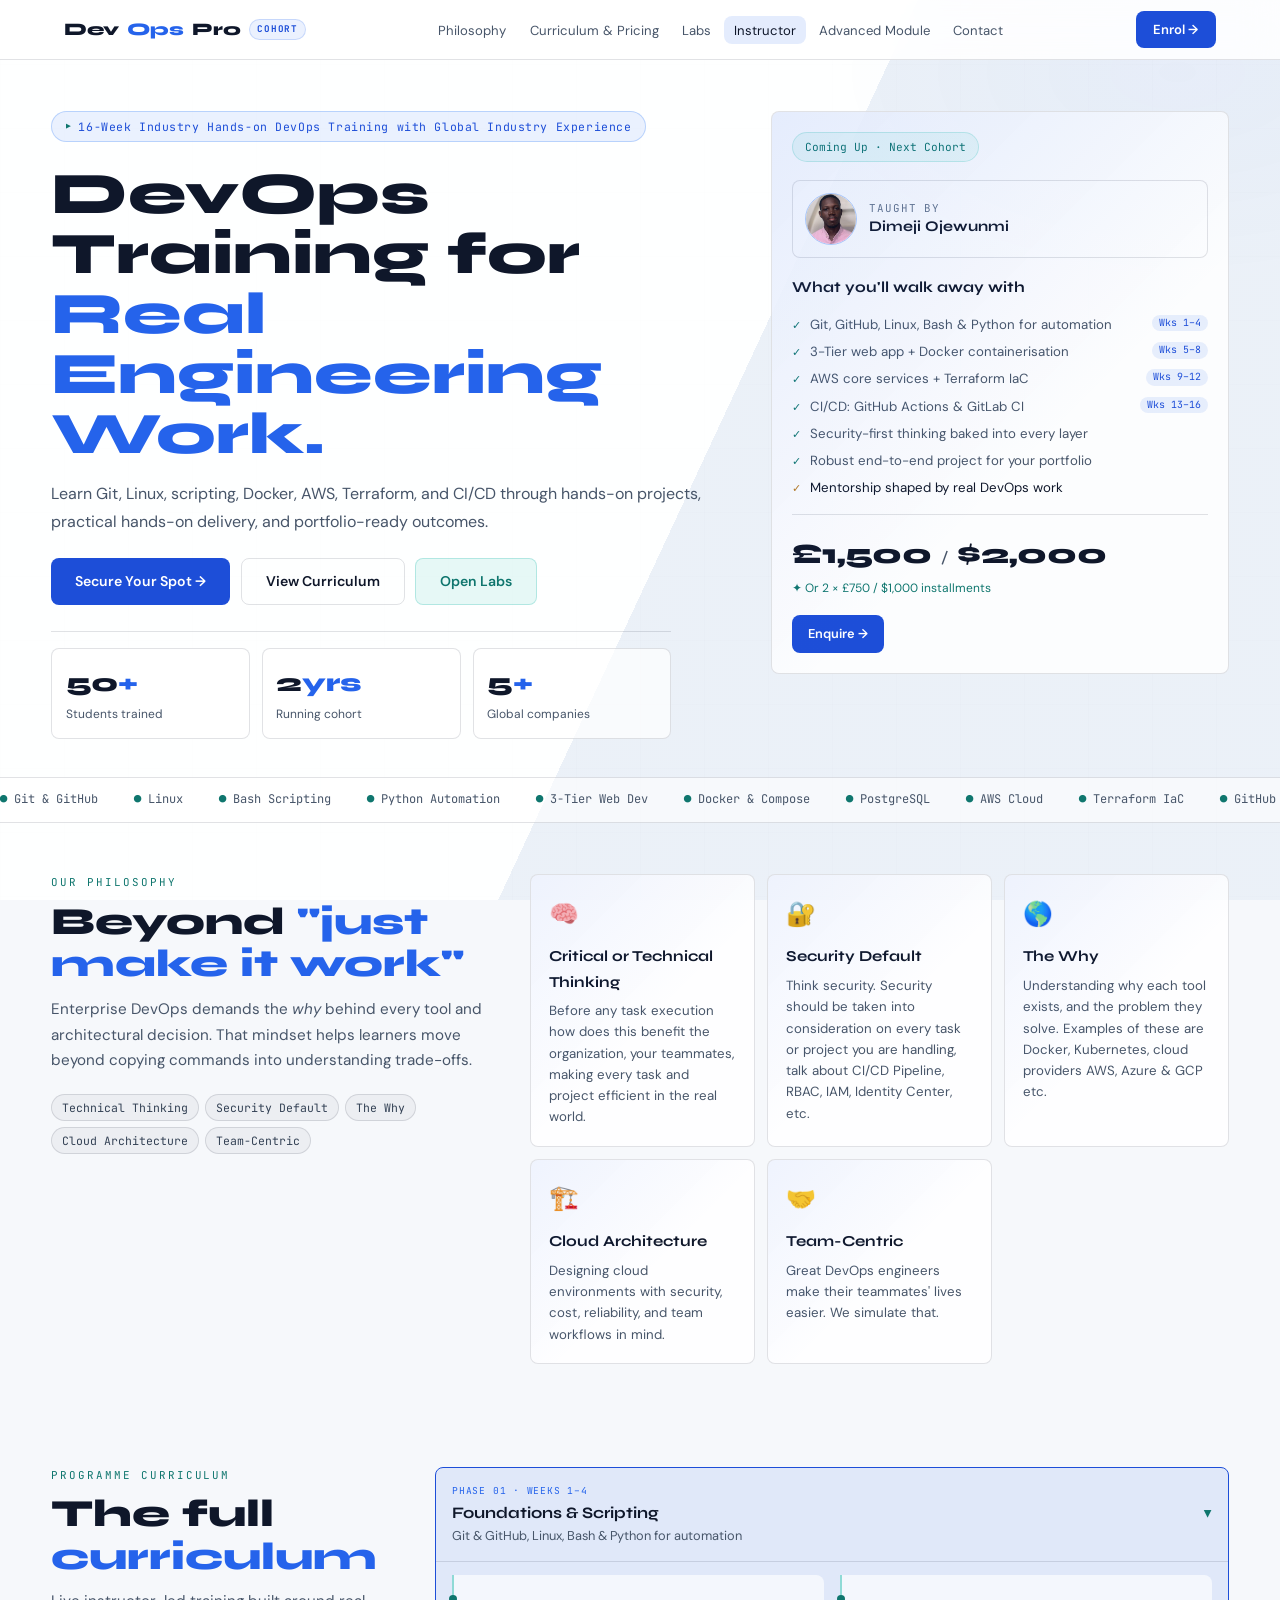
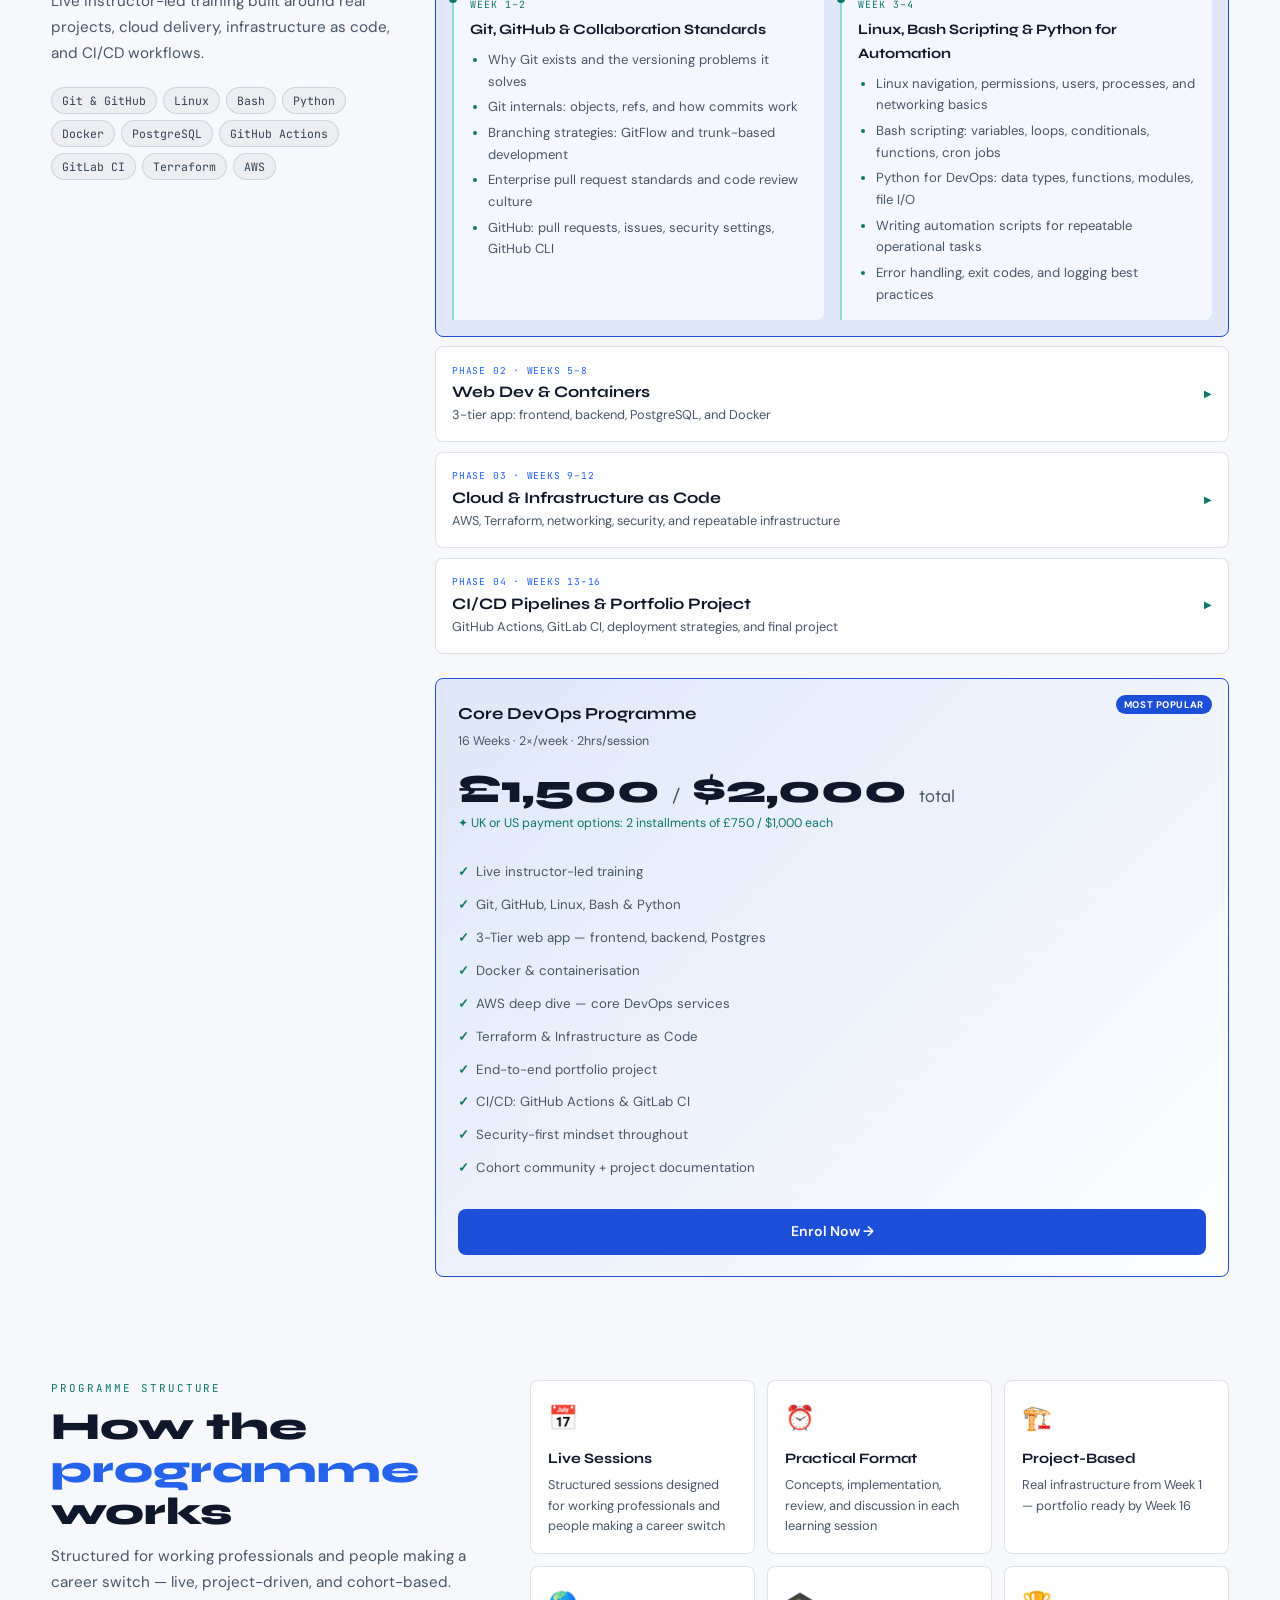
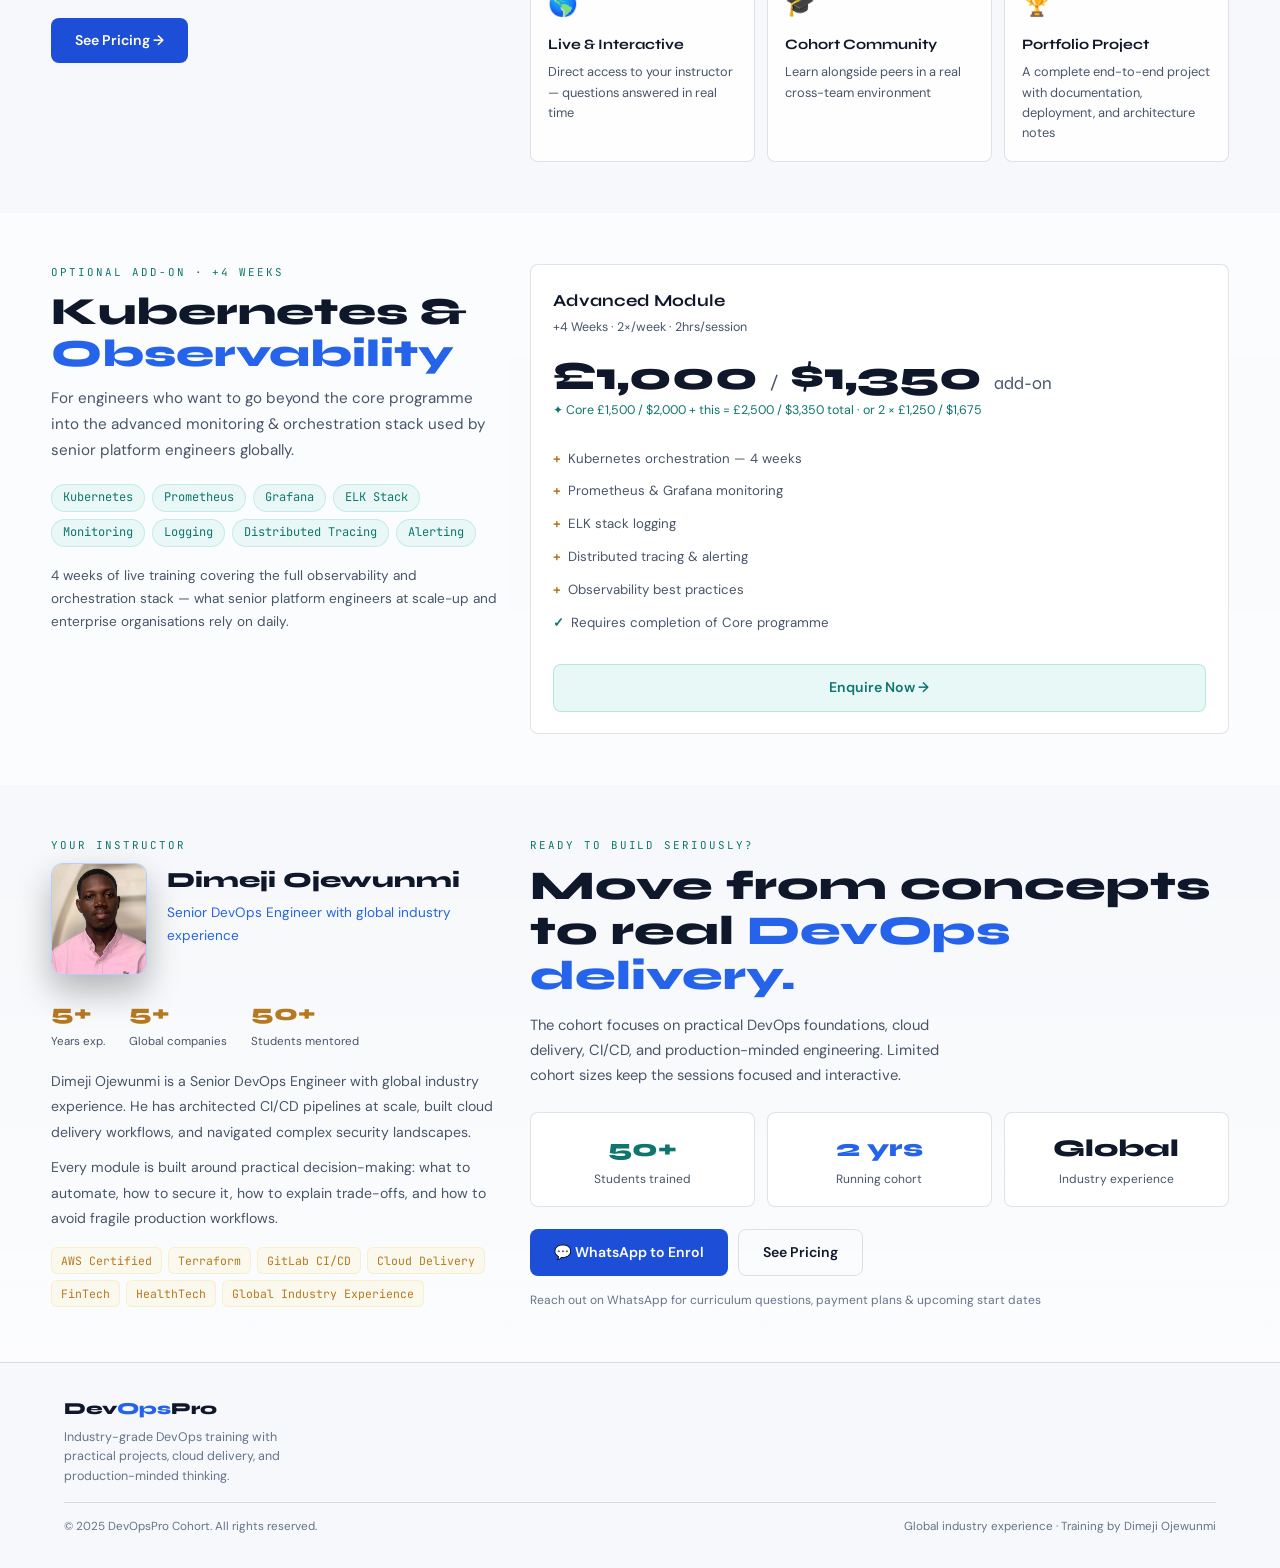
<file: index.html>
<!DOCTYPE html>
<html lang="en">
<head>
<meta charset="UTF-8"/>
<meta name="viewport" content="width=device-width, initial-scale=1.0"/>
<meta name="description" content="16-week industry hands-on DevOps training with Dimeji Ojewunmi — Git, Linux, Bash, Python, Docker, AWS, Terraform and CI/CD, taught with global industry experience."/>
<meta name="theme-color" content="#f6f8fb"/>
<meta property="og:title" content="DevOpsPro Cohort — Industry Hands-on DevOps Training"/>
<meta property="og:description" content="Hands-on DevOps training focused on practical tools, cloud delivery, CI/CD, and real engineering work."/>
<meta property="og:type" content="website"/>
<meta name="twitter:card" content="summary_large_image"/>
<link rel="preconnect" href="https://fonts.googleapis.com"/>
<link rel="preconnect" href="https://fonts.gstatic.com" crossorigin/>
<link href="https://fonts.googleapis.com/css2?family=Syne:wght@700;800&family=DM+Sans:wght@400;500&family=JetBrains+Mono:wght@400;600&display=swap" rel="stylesheet"/>
<link rel="icon" href="favicon.svg" type="image/svg+xml"/>
<title>DevOpsPro — 16-Week Industry DevOps Training</title>
<link rel="stylesheet" href="style.css?v=devops-lab-92"/>
</head>
<body class="theme-executive">
<a href="#main" class="skip">Skip to main content</a>
<div class="wrap">
<nav role="navigation" aria-label="Main navigation">
  <a class="nav-logo" href="#main" aria-label="DevOpsPro home">Dev<span class="ac">Ops</span>Pro <span class="nav-badge">Cohort</span></a>
  <ul class="nav-links" role="list">
    <li><a href="#philosophy">Philosophy</a></li>
    <li><a href="#curriculum">Curriculum &amp; Pricing</a></li>
    <li><a href="labs.html" target="_blank" rel="noopener noreferrer">Labs</a></li>
    <li><a href="#tutor">Instructor</a></li>
    <li><a href="#bonus">Advanced Module</a></li>
    <li><a href="#contact">Contact</a></li>
  </ul>
  <div class="nav-actions">
    <a class="nav-cta" href="https://wa.me/447496461664?text=Hi%20Dimeji%2C%20I%27d%20like%20to%20enrol%20for%20the%20DevOpsPro%20cohort." target="_blank" rel="noopener noreferrer">Enrol →</a>
    <button class="hbg" id="hbg" aria-label="Toggle menu" aria-expanded="false"><span></span><span></span><span></span></button>
  </div>
</nav>
<nav class="mob-nav" id="mob-nav" aria-label="Mobile navigation">
  <span class="mob-menu-title">Page Menu</span>
  <a href="#philosophy">Philosophy</a>
  <a href="#curriculum">Curriculum &amp; Pricing</a>
  <a href="labs.html" target="_blank" rel="noopener noreferrer">Labs</a>
  <a href="#tutor">Instructor</a>
  <a href="#bonus">Advanced Module</a>
  <a href="#contact">Contact</a>
  <a href="https://wa.me/447496461664?text=Hi%20Dimeji%2C%20I%27d%20like%20to%20enrol%20for%20the%20DevOpsPro%20cohort." target="_blank" rel="noopener noreferrer" class="mc">Enrol Now &#8594;</a>
</nav>
<main id="main">
<!-- HERO -->
<div class="hero-wrap">
  <div class="hero-left">
    <span class="hero-tag">16-Week Industry Hands-on DevOps Training with Global Industry Experience</span>
    <h1>DevOps Training for <span class="hl">Real Engineering Work.</span></h1>
    <p class="hero-sub">Learn Git, Linux, scripting, Docker, AWS, Terraform, and CI/CD through hands-on projects, practical hands-on delivery, and portfolio-ready outcomes.</p>
    <div class="hero-btns">
      <a href="https://wa.me/447496461664?text=Hi%20Dimeji%2C%20I%27d%20like%20to%20secure%20a%20spot%20for%20the%20DevOpsPro%20cohort." target="_blank" rel="noopener noreferrer" class="btn btn-p">Secure Your Spot &#8594;</a>
      <a href="#curriculum" class="btn btn-o">View Curriculum</a>
      <a href="labs.html" class="btn btn-t" target="_blank" rel="noopener noreferrer">Open Labs</a>
    </div>
    <div class="hero-stats">
      <div class="hs"><div class="n">50<span class="ac">+</span></div><div class="l">Students trained</div></div>
      <div class="hs"><div class="n">2<span class="ac">yrs</span></div><div class="l">Running cohort</div></div>
      <div class="hs"><div class="n">5<span class="ac">+</span></div><div class="l">Global companies</div></div>
    </div>
  </div>
  <div class="hero-right">
    <div class="card hero-panel">
      <div class="hp-live">Coming Up &middot; Next Cohort</div>
      <div class="hp-instructor">
        <img src="assets/dimeji-o.jpeg" alt="" aria-hidden="true"/>
        <div>
          <span>Taught by</span>
          <strong>Dimeji Ojewunmi</strong>
        </div>
      </div>
      <div class="hp-title">What you'll walk away with</div>
      <ul class="hp-list">
        <li><span class="chk">&#10003;</span> Git, GitHub, Linux, Bash &amp; Python for automation <span class="wk-range">Wks 1&ndash;4</span></li>
        <li><span class="chk">&#10003;</span> 3-Tier web app + Docker containerisation <span class="wk-range">Wks 5&ndash;8</span></li>
        <li><span class="chk">&#10003;</span> AWS core services + Terraform IaC <span class="wk-range">Wks 9&ndash;12</span></li>
        <li><span class="chk">&#10003;</span> CI/CD: GitHub Actions &amp; GitLab CI <span class="wk-range">Wks 13&ndash;16</span></li>
        <li><span class="chk">&#10003;</span> Security-first thinking baked into every layer</li>
        <li><span class="chk">&#10003;</span> Robust end-to-end project for your portfolio</li>
        <li><span class="chk icon-gold">&#10003;</span> <span class="text-strong">Mentorship shaped by real DevOps work</span></li>
      </ul>
      <div class="hp-bottom">
        <div><div class="hp-price">&pound;1,500 <span class="price-sep">/</span> <span class="price-usd">$2,000</span></div><div class="hp-install">&#10022; Or 2 &times; &pound;750 / $1,000 installments</div></div>
        <a href="https://wa.me/447496461664?text=Hi%20Dimeji%2C%20I%27d%20like%20to%20ask%20about%20the%20DevOpsPro%20cohort." target="_blank" rel="noopener noreferrer" class="btn btn-p btn-sm">Enquire &#8594;</a>
      </div>
    </div>
  </div>
</div>
<!-- MARQUEE -->
<div class="marq" aria-hidden="true"><div class="marq-inner">
  <span class="marq-item"><span class="dot">&#9679;</span>Git &amp; GitHub</span>
  <span class="marq-item"><span class="dot">&#9679;</span>Linux</span>
  <span class="marq-item"><span class="dot">&#9679;</span>Bash Scripting</span>
  <span class="marq-item"><span class="dot">&#9679;</span>Python Automation</span>
  <span class="marq-item"><span class="dot">&#9679;</span>3-Tier Web Dev</span>
  <span class="marq-item"><span class="dot">&#9679;</span>Docker &amp; Compose</span>
  <span class="marq-item"><span class="dot">&#9679;</span>PostgreSQL</span>
  <span class="marq-item"><span class="dot">&#9679;</span>AWS Cloud</span>
  <span class="marq-item"><span class="dot">&#9679;</span>Terraform IaC</span>
  <span class="marq-item"><span class="dot">&#9679;</span>GitHub Actions</span>
  <span class="marq-item"><span class="dot">&#9679;</span>GitLab CI</span>
  <span class="marq-item"><span class="dot">&#9679;</span>Security Best Practices</span>
  <span class="marq-item"><span class="dot">&#9679;</span>Enterprise Standards</span>
  <span class="marq-item"><span class="dot">&#9679;</span>Git &amp; GitHub</span>
  <span class="marq-item"><span class="dot">&#9679;</span>Linux</span>
  <span class="marq-item"><span class="dot">&#9679;</span>Bash Scripting</span>
  <span class="marq-item"><span class="dot">&#9679;</span>Python Automation</span>
  <span class="marq-item"><span class="dot">&#9679;</span>3-Tier Web Dev</span>
  <span class="marq-item"><span class="dot">&#9679;</span>Docker &amp; Compose</span>
  <span class="marq-item"><span class="dot">&#9679;</span>PostgreSQL</span>
  <span class="marq-item"><span class="dot">&#9679;</span>AWS Cloud</span>
  <span class="marq-item"><span class="dot">&#9679;</span>Terraform IaC</span>
  <span class="marq-item"><span class="dot">&#9679;</span>GitHub Actions</span>
  <span class="marq-item"><span class="dot">&#9679;</span>GitLab CI</span>
  <span class="marq-item"><span class="dot">&#9679;</span>Security Best Practices</span>
  <span class="marq-item"><span class="dot">&#9679;</span>Enterprise Standards</span>
</div></div>
<!-- PHILOSOPHY -->
<section id="philosophy" aria-labelledby="phi-title">
  <div class="inner">
    <div class="split">
      <div>
        <span class="lbl">Our Philosophy</span>
        <h2 class="h2" id="phi-title">Beyond <span class="ac">"just make it work"</span></h2>
        <p class="sub">Enterprise DevOps demands the <em>why</em> behind every tool and architectural decision. That mindset helps learners move beyond copying commands into understanding trade-offs.</p>
        <div class="chips mt-md">
          <span class="chip">Technical Thinking</span><span class="chip">Security Default</span>
          <span class="chip">The Why</span><span class="chip">Cloud Architecture</span><span class="chip">Team-Centric</span>
        </div>
      </div>
      <div class="phi-grid">
        <article class="card phi-card rv"><span class="phi-icon">&#129504;</span><h3>Critical or Technical Thinking</h3><p>Before any task execution how does this benefit the organization, your teammates, making every task and project efficient in the real world.</p></article>
        <article class="card phi-card rv"><span class="phi-icon">&#128272;</span><h3>Security Default</h3><p>Think security. Security should be taken into consideration on every task or project you are handling, talk about CI/CD Pipeline, RBAC, IAM, Identity Center, etc.</p></article>
        <article class="card phi-card rv"><span class="phi-icon">&#127758;</span><h3>The Why</h3><p>Understanding why each tool exists, and the problem they solve. Examples of these are Docker, Kubernetes, cloud providers AWS, Azure &amp; GCP etc.</p></article>
        <article class="card phi-card rv"><span class="phi-icon">&#127959;&#65039;</span><h3>Cloud Architecture</h3><p>Designing cloud environments with security, cost, reliability, and team workflows in mind.</p></article>
        <article class="card phi-card rv"><span class="phi-icon">&#129309;</span><h3>Team-Centric</h3><p>Great DevOps engineers make their teammates' lives easier. We simulate that.</p></article>
      </div>
    </div>
  </div>
</section>
<!-- CURRICULUM -->
<section id="curriculum" aria-labelledby="cur-title">
  <div class="inner">
    <div class="curriculum-layout">

      <div class="curriculum-sidebar">
        <span class="lbl">Programme Curriculum</span>
        <h2 class="h2" id="cur-title">The full <span class="ac">curriculum</span></h2>
        <p class="sub">Live instructor-led training built around real projects, cloud delivery, infrastructure as code, and CI/CD workflows.</p>
        <div class="chips curriculum-chips"><span class="chip">Git &amp; GitHub</span><span class="chip">Linux</span><span class="chip">Bash</span><span class="chip">Python</span><span class="chip">Docker</span><span class="chip">PostgreSQL</span><span class="chip">GitHub Actions</span><span class="chip">GitLab CI</span><span class="chip">Terraform</span><span class="chip">AWS</span></div>
      </div>

      <div>
        <div class="phase-list" aria-label="Curriculum phases">
          <article class="phase-card active rv">
            <button class="phase-toggle" type="button" aria-expanded="true">
              <span><span class="ph-num">Phase 01 &middot; Weeks 1&ndash;4</span><strong>Foundations &amp; Scripting</strong><em>Git &amp; GitHub, Linux, Bash &amp; Python for automation</em></span>
              <span class="wk-chev">&#9654;</span>
            </button>
            <div class="phase-body">
              <div class="wk-detail"><span class="wk-lbl">Week 1&ndash;2</span><h4>Git, GitHub &amp; Collaboration Standards</h4><ul><li>Why Git exists and the versioning problems it solves</li><li>Git internals: objects, refs, and how commits work</li><li>Branching strategies: GitFlow and trunk-based development</li><li>Enterprise pull request standards and code review culture</li><li>GitHub: pull requests, issues, security settings, GitHub CLI</li></ul></div>
              <div class="wk-detail"><span class="wk-lbl">Week 3&ndash;4</span><h4>Linux, Bash Scripting &amp; Python for Automation</h4><ul><li>Linux navigation, permissions, users, processes, and networking basics</li><li>Bash scripting: variables, loops, conditionals, functions, cron jobs</li><li>Python for DevOps: data types, functions, modules, file I/O</li><li>Writing automation scripts for repeatable operational tasks</li><li>Error handling, exit codes, and logging best practices</li></ul></div>
            </div>
          </article>

          <article class="phase-card rv">
            <button class="phase-toggle" type="button" aria-expanded="false">
              <span><span class="ph-num">Phase 02 &middot; Weeks 5&ndash;8</span><strong>Web Dev &amp; Containers</strong><em>3-tier app: frontend, backend, PostgreSQL, and Docker</em></span>
              <span class="wk-chev">&#9654;</span>
            </button>
            <div class="phase-body">
              <div class="wk-detail"><span class="wk-lbl">Week 5&ndash;6</span><h4>3-Tier Web App &mdash; Frontend, Backend &amp; Database</h4><ul><li>Why DevOps engineers need to understand what they deploy</li><li>Frontend basics: HTML, CSS, and JavaScript</li><li>Backend REST API with Python (Flask) or Node.js</li><li>Connecting frontend to backend with HTTP, JSON, and environment variables</li><li>PostgreSQL schema design, queries, and app connectivity</li></ul></div>
              <div class="wk-detail"><span class="wk-lbl">Week 7&ndash;8</span><h4>Docker &amp; Containerising the 3-Tier App</h4><ul><li>Why containers exist and where they fit in modern delivery</li><li>Dockerfile best practices and multi-stage builds</li><li>Docker Compose for frontend, backend, and PostgreSQL</li><li>Container networking and volumes for persistence</li><li>Container security: non-root users, image scanning, and secrets</li></ul></div>
            </div>
          </article>

          <article class="phase-card rv">
            <button class="phase-toggle" type="button" aria-expanded="false">
              <span><span class="ph-num">Phase 03 &middot; Weeks 9&ndash;12</span><strong>Cloud &amp; Infrastructure as Code</strong><em>AWS, Terraform, networking, security, and repeatable infrastructure</em></span>
              <span class="wk-chev">&#9654;</span>
            </button>
            <div class="phase-body">
              <div class="wk-detail"><span class="wk-lbl">Week 9&ndash;10</span><h4>AWS Deep Dive &amp; DevOps Services</h4><ul><li>Core services: EC2, VPC, S3, RDS, ECS, EKS, Route53, CloudFront</li><li>IAM deep dive: least privilege, roles, policies, security groups, NACLs</li><li>CloudWatch monitoring and Cost Explorer for operational visibility</li><li>Deploying the 3-tier app to AWS end-to-end</li><li>Security and cost considerations for cloud-hosted applications</li></ul></div>
              <div class="wk-detail"><span class="wk-lbl">Week 11&ndash;12</span><h4>Terraform &amp; Infrastructure as Code</h4><ul><li>Why Terraform matters in repeatable infrastructure delivery</li><li>State management, remote backends, and reusable modules</li><li>Variables, outputs, providers, and environment configuration</li><li>Provisioning AWS infrastructure with clear naming and structure</li><li>Reviewing infrastructure changes before deployment</li></ul></div>
            </div>
          </article>

          <article class="phase-card rv">
            <button class="phase-toggle" type="button" aria-expanded="false">
              <span><span class="ph-num">Phase 04 &middot; Weeks 13&ndash;16</span><strong>CI/CD Pipelines &amp; Portfolio Project</strong><em>GitHub Actions, GitLab CI, deployment strategies, and final project</em></span>
              <span class="wk-chev">&#9654;</span>
            </button>
            <div class="phase-body">
              <div class="wk-detail"><span class="wk-lbl">Week 13&ndash;14</span><h4>CI/CD with GitHub Actions &amp; GitLab CI</h4><ul><li>Pipeline design principles: fast feedback, quality gates, and release safety</li><li>GitHub Actions: workflows, secrets, environments, reusable actions</li><li>GitLab CI: stages, caching, artefacts, and self-hosted runners</li><li>Blue-green and canary deployment concepts</li><li>Security scanning: SAST, DAST, and dependency auditing in pipelines</li></ul></div>
              <div class="wk-detail"><span class="wk-lbl">Week 15&ndash;16</span><h4>Robust End-to-End Portfolio Project</h4><ul><li>Build a complete project that brings together Git, Linux, scripting, Docker, AWS, Terraform, and CI/CD</li><li>Deploy the 3-tier application through a structured delivery workflow</li><li>Document architecture, setup steps, deployment decisions, and troubleshooting notes</li><li>Prepare a portfolio-ready repository that shows both implementation and reasoning</li><li>Final review: explain the project clearly from code to infrastructure to deployment</li></ul></div>
            </div>
          </article>
        </div>

        <!-- Price card sits directly below the curriculum it covers -->
        <article class="card price-card feat rv pricing-anchor" id="pricing">
          <span class="price-badge">Most Popular</span>
          <h3>Core DevOps Programme</h3>
          <p class="price-dur">16 Weeks &middot; 2&times;/week &middot; 2hrs/session</p>
          <div class="price-amt">&pound;1,500 <span class="price-sep">/</span> <span class="price-usd">$2,000</span> <span>total</span></div>
          <p class="price-inst">&#10022; UK or US payment options: 2 installments of &pound;750 / $1,000 each</p>
          <ul class="price-feats">
            <li>Live instructor-led training</li>
            <li>Git, GitHub, Linux, Bash &amp; Python</li>
            <li>3-Tier web app &mdash; frontend, backend, Postgres</li>
            <li>Docker &amp; containerisation</li>
            <li>AWS deep dive &mdash; core DevOps services</li>
            <li>Terraform &amp; Infrastructure as Code</li>
            <li>End-to-end portfolio project</li>
            <li>CI/CD: GitHub Actions &amp; GitLab CI</li>
            <li>Security-first mindset throughout</li>
            <li>Cohort community + project documentation</li>
          </ul>
          <a href="https://wa.me/447496461664?text=Hi%20Dimeji%2C%20I%27d%20like%20to%20enrol%20for%20the%20Core%20DevOps%20Programme." target="_blank" rel="noopener noreferrer" class="btn btn-p full-width-btn">Enrol Now &#8594;</a>
        </article>
      </div>

    </div>
  </div>
</section>
<!-- HOW IT WORKS -->
<section id="schedule" aria-labelledby="sched-title">
  <div class="inner">
    <div class="split">
      <div>
        <span class="lbl">Programme Structure</span>
        <h2 class="h2" id="sched-title">How the <span class="ac">programme</span> works</h2>
        <p class="sub">Structured for working professionals and people making a career switch &mdash; live, project-driven, and cohort-based.</p>
        <a href="#pricing" class="btn btn-p mt-lg">See Pricing &#8594;</a>
      </div>
      <div class="how-grid">
        <div class="card how-card rv"><span class="how-icon">&#128197;</span><h4>Live Sessions</h4><p>Structured sessions designed for working professionals and people making a career switch</p></div>
        <div class="card how-card rv"><span class="how-icon">&#9200;&#65039;</span><h4>Practical Format</h4><p>Concepts, implementation, review, and discussion in each learning session</p></div>
        <div class="card how-card rv"><span class="how-icon">&#127959;&#65039;</span><h4>Project-Based</h4><p>Real infrastructure from Week 1 &mdash; portfolio ready by Week 16</p></div>
        <div class="card how-card rv"><span class="how-icon">&#127758;</span><h4>Live &amp; Interactive</h4><p>Direct access to your instructor &mdash; questions answered in real time</p></div>
        <div class="card how-card rv"><span class="how-icon">&#127891;</span><h4>Cohort Community</h4><p>Learn alongside peers in a real cross-team environment</p></div>
        <div class="card how-card rv"><span class="how-icon">&#127942;</span><h4>Portfolio Project</h4><p>A complete end-to-end project with documentation, deployment, and architecture notes</p></div>
      </div>
    </div>
  </div>
</section>
<!-- BONUS + ADVANCED PRICING -->
<section id="bonus" class="bonus-section" aria-labelledby="bonus-title">
  <div class="inner">
    <div class="split split-top">

      <!-- Left: module description -->
      <div>
        <span class="lbl">Optional Add-On &middot; +4 Weeks</span>
        <h2 class="h2" id="bonus-title">Kubernetes &amp;<br/><span class="ac">Observability</span></h2>
        <p class="sub">For engineers who want to go beyond the core programme into the advanced monitoring &amp; orchestration stack used by senior platform engineers globally.</p>
        <div class="bonus-tools mt-md">
          <span class="bonus-tool">Kubernetes</span>
          <span class="bonus-tool">Prometheus</span>
          <span class="bonus-tool">Grafana</span>
          <span class="bonus-tool">ELK Stack</span>
          <span class="bonus-tool">Monitoring</span>
          <span class="bonus-tool">Logging</span>
          <span class="bonus-tool">Distributed Tracing</span>
          <span class="bonus-tool">Alerting</span>
        </div>
        <p class="bonus-copy">4 weeks of live training covering the full observability and orchestration stack &mdash; what senior platform engineers at scale-up and enterprise organisations rely on daily.</p>
      </div>

      <!-- Right: price card -->
      <article class="card price-card rv">
        <h3>Advanced Module</h3>
        <p class="price-dur">+4 Weeks &middot; 2&times;/week &middot; 2hrs/session</p>
        <div class="price-amt">&pound;1,000 <span class="price-sep">/</span> <span class="price-usd">$1,350</span> <span>add-on</span></div>
        <p class="price-inst">&#10022; Core &pound;1,500 / $2,000 + this = &pound;2,500 / $3,350 total &middot; or 2 &times; &pound;1,250 / $1,675</p>
        <ul class="price-feats">
          <li class="ex">Kubernetes orchestration &mdash; 4 weeks</li>
          <li class="ex">Prometheus &amp; Grafana monitoring</li>
          <li class="ex">ELK stack logging</li>
          <li class="ex">Distributed tracing &amp; alerting</li>
          <li class="ex">Observability best practices</li>
          <li>Requires completion of Core programme</li>
        </ul>
        <a href="https://wa.me/447496461664?text=Hi%20Dimeji%2C%20I%27d%20like%20to%20ask%20about%20the%20advanced%20Kubernetes%20and%20Observability%20module." target="_blank" rel="noopener noreferrer" class="btn btn-t full-width-btn">Enquire Now &#8594;</a>
      </article>

    </div>
  </div>
</section>
<!-- CTA + TUTOR -->
<section id="contact" class="contact-section">
  <div class="inner">
    <div class="split contact-grid">

      <!-- LEFT: Bio -->
      <div id="tutor">
        <span class="lbl">Your Instructor</span>
        <div class="tutor-header">
          <figure class="bio-photo-wrap">
            <img class="bio-photo" src="assets/dimeji-o.jpeg" alt="Dimeji Ojewunmi, Senior DevOps Engineer"/>
          </figure>
          <div>
            <div class="bio-name bio-name-compact" id="tutor-title">Dimeji Ojewunmi</div>
            <div class="bio-role">Senior DevOps Engineer with global industry experience</div>
          </div>
        </div>
        <div class="bio-stats mb-sm">
          <div class="bio-s"><div class="n">5+</div><div class="l">Years exp.</div></div>
          <div class="bio-s"><div class="n">5+</div><div class="l">Global companies</div></div>
          <div class="bio-s"><div class="n">50+</div><div class="l">Students mentored</div></div>
        </div>
        <p class="bio-p">Dimeji Ojewunmi is a Senior DevOps Engineer with global industry experience. He has architected CI/CD pipelines at scale, built cloud delivery workflows, and navigated complex security landscapes.</p>
        <p class="bio-p mt-sm">Every module is built around practical decision-making: what to automate, how to secure it, how to explain trade-offs, and how to avoid fragile production workflows.</p>
        <div class="bio-tags mt-sm"><span class="bio-tag">AWS Certified</span><span class="bio-tag">Terraform</span><span class="bio-tag">GitLab CI/CD</span><span class="bio-tag">Cloud Delivery</span><span class="bio-tag">FinTech</span><span class="bio-tag">HealthTech</span><span class="bio-tag">Global Industry Experience</span></div>
      </div>

      <!-- RIGHT: CTA -->
      <div class="cta-panel">
        <span class="lbl">Ready to build seriously?</span>
        <h2 class="cta-title">Move from concepts<br/>to real <span class="cta-accent">DevOps delivery.</span></h2>
        <p class="cta-copy">The cohort focuses on practical DevOps foundations, cloud delivery, CI/CD, and production-minded engineering. Limited cohort sizes keep the sessions focused and interactive.</p>
        <!-- outcome stats -->
        <div class="outcome-grid">
          <div class="card metric-card">
            <div class="metric-number metric-teal">50+</div>
            <div class="metric-label">Students trained</div>
          </div>
          <div class="card metric-card">
            <div class="metric-number metric-purple">2 yrs</div>
            <div class="metric-label">Running cohort</div>
          </div>
          <div class="card metric-card">
            <div class="metric-number">Global</div>
            <div class="metric-label">Industry experience</div>
          </div>
        </div>
        <div class="cta-actions">
          <a href="https://wa.me/447496461664?text=Hi%20Dimeji%2C%20I%27d%20like%20to%20enrol%20for%20the%20DevOpsPro%20cohort." target="_blank" class="btn btn-p" rel="noopener noreferrer">&#128172; WhatsApp to Enrol</a>
          <a href="#pricing" class="btn btn-o">See Pricing</a>
        </div>
        <p class="cta-note">Reach out on WhatsApp for curriculum questions, payment plans &amp; upcoming start dates</p>
      </div>

    </div>
  </div>
</section>
</main>
<!-- FOOTER -->
<footer role="contentinfo">
  <div class="foot-inner">
    <div>
      <a href="#main" class="foot-logo">Dev<span>Ops</span>Pro</a>
      <p class="foot-desc">Industry-grade DevOps training with practical projects, cloud delivery, and production-minded thinking.</p>
    </div>
  </div>
  <div class="foot-copy">
    <span>&copy; 2025 DevOpsPro Cohort. All rights reserved.</span>
    <span>Global industry experience &middot; Training by Dimeji Ojewunmi</span>
  </div>
</footer>
</div>
<script src="script.js?v=devops-lab-92" defer></script>
</body>
</html>
</file>
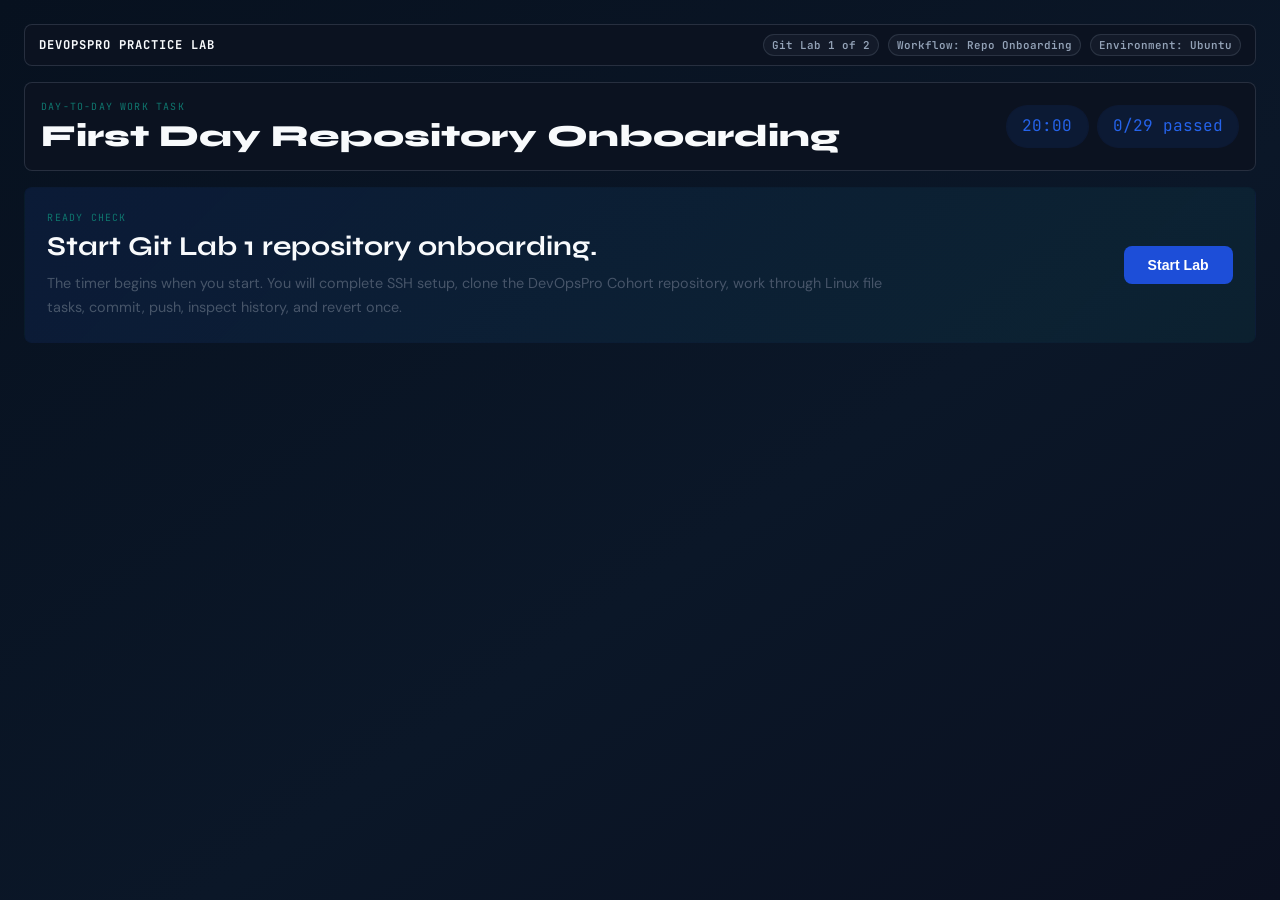
<file: lab.html>
<!DOCTYPE html>
<html lang="en">
<head>
<meta charset="UTF-8"/>
<meta name="viewport" content="width=device-width, initial-scale=1.0"/>
<meta name="description" content="Standalone DevOpsPro terminal practice lab."/>
<meta name="theme-color" content="#07111f"/>
<link rel="preconnect" href="https://fonts.googleapis.com"/>
<link rel="preconnect" href="https://fonts.gstatic.com" crossorigin/>
<link href="https://fonts.googleapis.com/css2?family=Syne:wght@700;800&family=DM+Sans:wght@400;500&family=JetBrains+Mono:wght@400;600&display=swap" rel="stylesheet"/>
<link rel="icon" href="favicon.svg" type="image/svg+xml"/>
<title>Practice Lab - DevOpsPro</title>
<link rel="stylesheet" href="style.css?v=devops-lab-92"/>
</head>
<body class="theme-executive terminal-body">
<main class="terminal-page" id="main">
  <section class="terminal-stage" aria-labelledby="terminal-title">
    <div class="exam-bar" aria-label="Exam status">
      <div class="exam-brand">DevOpsPro Practice Lab</div>
      <div class="exam-meta">
        <span id="lab-meta-title">Practice Lab</span>
        <span id="lab-meta-workflow">Workflow</span>
        <span id="lab-meta-environment">Environment: Ubuntu</span>
      </div>
    </div>
    <div class="terminal-stage-head">
      <div>
        <span class="lab-kicker" id="lab-kicker">Day-To-Day Work Task</span>
        <h1 id="terminal-title">Practice Lab</h1>
      </div>
      <div class="lab-status">
        <span class="timer" id="lab-timer">00:00</span>
        <span class="score" id="lab-score">0/0 passed</span>
      </div>
    </div>

    <div class="lab-intro card" id="lab-intro">
      <div>
        <span class="lab-kicker">Ready Check</span>
        <h2 id="lab-intro-title">Start Lab.</h2>
        <p id="lab-intro-copy">The timer begins when you start. Type every command manually.</p>
      </div>
      <button class="btn btn-p" id="lab-start" type="button">Start Lab</button>
    </div>

    <div class="lab-shell terminal-shell lab-hidden" id="git-lab" data-locked="true" data-open-lab="true">
      <div class="lab-grid">
        <aside class="lab-brief" aria-label="Lab tasks">
          <div class="exam-question-head">
            <span>Work Item</span>
            <strong id="lab-work-item">DEVOPS-000</strong>
          </div>
          <div class="work-guide">
            <h4 id="phase-guide-title">Work Request Guide</h4>
            <p id="phase-guide-main"></p>
            <p id="phase-guide-note"></p>
          </div>
          <div class="requirements-pane">
            <h4>Requirements</h4>
            <ol class="task-list" id="lab-tasks"></ol>
            <div class="exam-rules">
              <strong>Lab Rules</strong>
              <ul id="lab-rules">
                <li>Use terminal commands for command tasks.</li>
                <li>Use the option panel for knowledge checks.</li>
                <li>Paste is disabled.</li>
                <li>Command tasks allow two failed attempts.</li>
                <li>Option questions allow one attempt.</li>
              </ul>
            </div>
          </div>
        </aside>

        <div class="terminal-panel" aria-label="Interactive terminal">
          <div class="terminal-head">
            <span class="term-dot"></span><span class="term-dot"></span><span class="term-dot"></span>
            <strong id="terminal-head-user">student@ubuntu:~</strong>
          </div>
          <div class="terminal-output" id="terminal-output" aria-live="polite"></div>
          <form class="terminal-form" id="terminal-form">
            <label class="prompt" for="terminal-input">student@ubuntu:<span id="terminal-path">~</span>$</label>
            <input id="terminal-input" type="text" autocomplete="off" autocapitalize="off" spellcheck="false"/>
          </form>
          <div class="choice-panel lab-hidden" id="choice-panel" aria-live="polite">
            <div class="choice-exam-head">
              <span>Knowledge Check</span>
              <strong>Single choice</strong>
            </div>
            <h3 id="choice-title">Select The Best Answer</h3>
            <p class="choice-question" id="choice-question"></p>
            <div class="choice-options" id="choice-options"></div>
            <p class="choice-feedback" id="choice-feedback"></p>
          </div>
          <div class="terminal-actions">
            <button class="btn btn-o btn-sm" id="lab-reset" type="button">Reset Lab</button>
            <a class="btn btn-o btn-sm" href="labs.html">Briefing</a>
          </div>
        </div>
      </div>
    </div>
  </section>
</main>
<script src="script.js?v=devops-lab-92" defer></script>
</body>
</html>
</file>
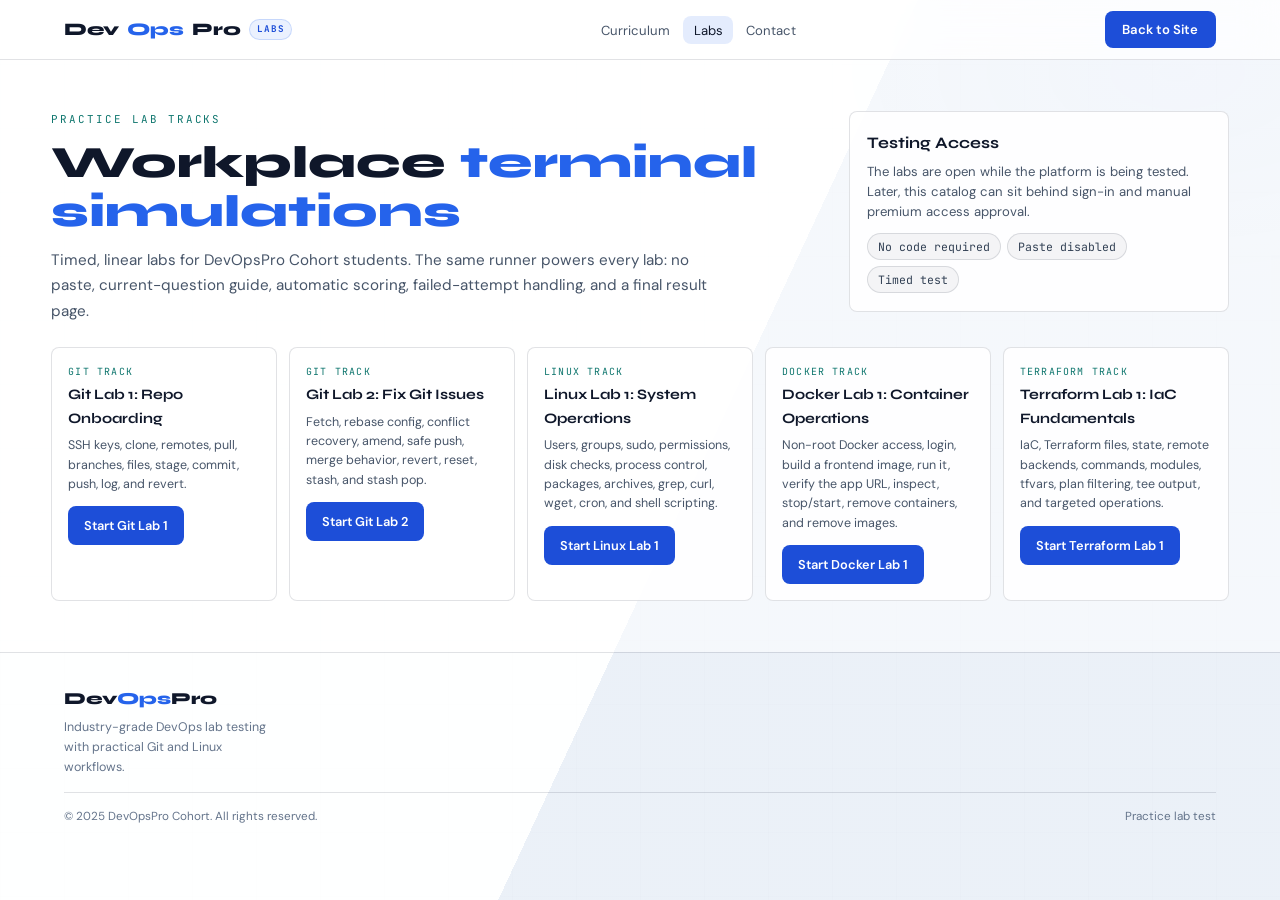
<file: labs.html>
<!DOCTYPE html>
<html lang="en">
<head>
<meta charset="UTF-8"/>
<meta name="viewport" content="width=device-width, initial-scale=1.0"/>
<meta name="description" content="DevOpsPro practice lab catalog for Git and Linux workplace simulations."/>
<meta name="theme-color" content="#f6f8fb"/>
<link rel="preconnect" href="https://fonts.googleapis.com"/>
<link rel="preconnect" href="https://fonts.gstatic.com" crossorigin/>
<link href="https://fonts.googleapis.com/css2?family=Syne:wght@700;800&family=DM+Sans:wght@400;500&family=JetBrains+Mono:wght@400;600&display=swap" rel="stylesheet"/>
<link rel="icon" href="favicon.svg" type="image/svg+xml"/>
<title>Practice Labs - DevOpsPro</title>
<link rel="stylesheet" href="style.css?v=devops-lab-92"/>
</head>
<body class="theme-executive">
<a href="#main" class="skip">Skip to main content</a>
<div class="wrap">
<nav role="navigation" aria-label="Lab navigation">
  <a class="nav-logo" href="index.html" aria-label="DevOpsPro home">Dev<span class="ac">Ops</span>Pro <span class="nav-badge">Labs</span></a>
  <ul class="nav-links" role="list">
    <li><a href="index.html#curriculum">Curriculum</a></li>
    <li><a href="labs.html" class="active">Labs</a></li>
    <li><a href="index.html#contact">Contact</a></li>
  </ul>
  <div class="nav-actions">
    <a class="nav-cta" href="index.html">Back to Site</a>
    <button class="hbg" id="hbg" aria-label="Toggle menu" aria-expanded="false"><span></span><span></span><span></span></button>
  </div>
</nav>
<nav class="mob-nav" id="mob-nav" aria-label="Mobile navigation">
  <span class="mob-menu-title">Lab Menu</span>
  <a href="index.html#curriculum">Curriculum</a>
  <a href="labs.html">Labs</a>
  <a href="index.html#contact">Contact</a>
  <a href="index.html" class="mc">Back to Site</a>
</nav>

<main id="main">
<section id="labs" class="lab-section lab-page-section" aria-labelledby="labs-title">
  <div class="inner">
    <div class="lab-heading">
      <div>
        <span class="lbl">Practice Lab Tracks</span>
        <h1 class="h2 lab-page-title" id="labs-title">Workplace <span class="ac">terminal simulations</span></h1>
        <p class="sub">Timed, linear labs for DevOpsPro Cohort students. The same runner powers every lab: no paste, current-question guide, automatic scoring, failed-attempt handling, and a final result page.</p>
      </div>
      <div class="lab-access card">
        <h3>Testing Access</h3>
        <p>The labs are open while the platform is being tested. Later, this catalog can sit behind sign-in and manual premium access approval.</p>
        <div class="chips mt-sm">
          <span class="chip">No code required</span>
          <span class="chip">Paste disabled</span>
          <span class="chip">Timed test</span>
        </div>
      </div>
    </div>

    <div class="lab-reference">
      <article class="lab-ref-card card">
        <span class="lab-kicker">Git Track</span>
        <h4>Git Lab 1: Repo Onboarding</h4>
        <p>SSH keys, clone, remotes, pull, branches, files, stage, commit, push, log, and revert.</p>
        <a class="btn btn-p btn-sm" href="lab.html?lab=git-1">Start Git Lab 1</a>
      </article>
      <article class="lab-ref-card card">
        <span class="lab-kicker">Git Track</span>
        <h4>Git Lab 2: Fix Git Issues</h4>
        <p>Fetch, rebase config, conflict recovery, amend, safe push, merge behavior, revert, reset, stash, and stash pop.</p>
        <a class="btn btn-p btn-sm" href="lab.html?lab=git-2">Start Git Lab 2</a>
      </article>
      <article class="lab-ref-card card">
        <span class="lab-kicker">Linux Track</span>
        <h4>Linux Lab 1: System Operations</h4>
        <p>Users, groups, sudo, permissions, disk checks, process control, packages, archives, grep, curl, wget, cron, and shell scripting.</p>
        <a class="btn btn-p btn-sm" href="lab.html?lab=linux-1">Start Linux Lab 1</a>
      </article>
      <article class="lab-ref-card card">
        <span class="lab-kicker">Docker Track</span>
        <h4>Docker Lab 1: Container Operations</h4>
        <p>Non-root Docker access, login, build a frontend image, run it, verify the app URL, inspect, stop/start, remove containers, and remove images.</p>
        <a class="btn btn-p btn-sm" href="lab.html?lab=docker-1">Start Docker Lab 1</a>
      </article>
      <article class="lab-ref-card card">
        <span class="lab-kicker">Terraform Track</span>
        <h4>Terraform Lab 1: IaC Fundamentals</h4>
        <p>IaC, Terraform files, state, remote backends, commands, modules, tfvars, plan filtering, tee output, and targeted operations.</p>
        <a class="btn btn-p btn-sm" href="lab.html?lab=terraform-1">Start Terraform Lab 1</a>
      </article>
    </div>
  </div>
</section>
</main>

<footer role="contentinfo">
  <div class="foot-inner">
    <div>
      <a href="index.html" class="foot-logo">Dev<span>Ops</span>Pro</a>
      <p class="foot-desc">Industry-grade DevOps lab testing with practical Git and Linux workflows.</p>
    </div>
  </div>
  <div class="foot-copy">
    <span>&copy; 2025 DevOpsPro Cohort. All rights reserved.</span>
    <span>Practice lab test</span>
  </div>
</footer>
</div>
<script src="script.js?v=devops-lab-92" defer></script>
</body>
</html>
</file>
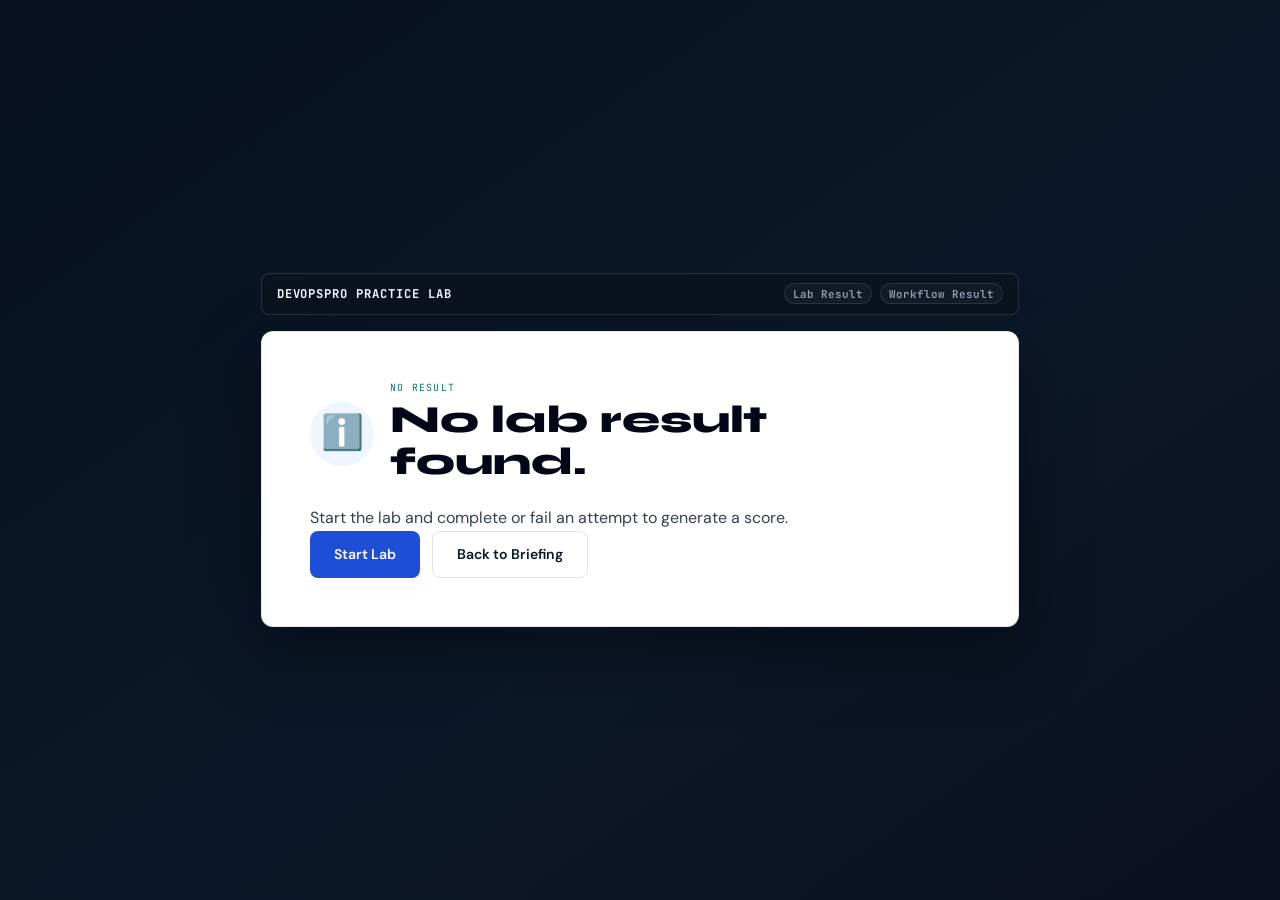
<file: result.html>
<!DOCTYPE html>
<html lang="en">
<head>
<meta charset="UTF-8"/>
<meta name="viewport" content="width=device-width, initial-scale=1.0"/>
<meta name="description" content="DevOpsPro lab result score page."/>
<meta name="theme-color" content="#07111f"/>
<link rel="preconnect" href="https://fonts.googleapis.com"/>
<link rel="preconnect" href="https://fonts.gstatic.com" crossorigin/>
<link href="https://fonts.googleapis.com/css2?family=Syne:wght@700;800&family=DM+Sans:wght@400;500&family=JetBrains+Mono:wght@400;600&display=swap" rel="stylesheet"/>
<link rel="icon" href="favicon.svg" type="image/svg+xml"/>
<title>Lab Result - DevOpsPro</title>
<link rel="stylesheet" href="style.css?v=devops-lab-92"/>
</head>
<body class="theme-executive terminal-body">
<main class="terminal-page result-page" id="main">
  <section class="result-shell" aria-labelledby="result-title">
    <div class="exam-bar" aria-label="Lab result status">
      <div class="exam-brand">DevOpsPro Practice Lab</div>
      <div class="exam-meta">
        <span>Lab Result</span>
        <span>Workflow Result</span>
      </div>
    </div>
    <article class="result-card" id="result-panel" aria-live="polite">
      <span class="lab-kicker">Loading Result</span>
      <h1 id="result-title">Preparing your score...</h1>
    </article>
  </section>
</main>
<script src="script.js?v=devops-lab-92" defer></script>
</body>
</html>
</file>
<file: style.css>
:root{
  --bg:#0b1020;--bg2:#101827;--bg3:#151c2e;
  --teal:#14b8a6;--gold:#f5b84b;
  --blue:#2563eb;--blue2:#3b82f6;
  --txt:#f8fafc;--muted:#a7b0c3;--dim:#68738a;
  --border:rgba(148,163,184,0.16);--card:rgba(21,28,46,0.78);
  --r:8px;--nav-h:60px;--max:1360px;--ease:cubic-bezier(.4,0,.2,1);
}
*,*::before,*::after{box-sizing:border-box;margin:0;padding:0}
html{scroll-behavior:smooth;-webkit-text-size-adjust:100%}
body{font-family:'DM Sans',sans-serif;background:var(--bg);color:var(--txt);overflow-x:hidden;line-height:1.65;font-size:1rem}
body::before{
  content:'';position:fixed;inset:0;z-index:0;pointer-events:none;
  background:
    radial-gradient(ellipse 72% 52% at 8% -8%,rgba(37,99,235,.22) 0%,transparent 58%),
    radial-gradient(ellipse 54% 46% at 94% 92%,rgba(20,184,166,.1) 0%,transparent 56%),
    linear-gradient(rgba(248,250,252,.025) 1px,transparent 1px),
    linear-gradient(90deg,rgba(248,250,252,.025) 1px,transparent 1px);
  background-size:100% 100%,100% 100%,52px 52px,52px 52px;
}
body.theme-executive{
  --bg:#f6f8fb;--bg2:#eef3f8;--bg3:#ffffff;
  --txt:#0f172a;--muted:#475569;--dim:#64748b;
  --border:rgba(15,23,42,.12);--card:rgba(255,255,255,.86);
  --blue:#1d4ed8;--blue2:#2563eb;--teal:#0f766e;--gold:#b7791f;
}
body.theme-executive::before{
  background:
    linear-gradient(115deg,rgba(255,255,255,.88) 0 54%,rgba(232,238,247,.78) 54% 100%),
    radial-gradient(ellipse 48% 38% at 92% 8%,rgba(37,99,235,.12),transparent 62%),
    linear-gradient(rgba(15,23,42,.035) 1px,transparent 1px),
    linear-gradient(90deg,rgba(15,23,42,.035) 1px,transparent 1px);
  background-size:100% 100%,100% 100%,64px 64px,64px 64px;
}
body.theme-enterprise{
  --bg:#071013;--bg2:#101a1d;--bg3:#172326;
  --txt:#f6fbfb;--muted:#a9b8ba;--dim:#728486;
  --border:rgba(178,201,204,.15);--card:rgba(18,31,34,.82);
  --blue:#22c1c3;--blue2:#38d2cf;--teal:#70e0c8;--gold:#e6b450;
}
body.theme-enterprise::before{
  background:
    linear-gradient(160deg,rgba(7,16,19,1) 0%,rgba(10,26,30,.96) 46%,rgba(18,30,34,.98) 100%),
    radial-gradient(ellipse 46% 34% at 78% 12%,rgba(112,224,200,.13),transparent 64%),
    linear-gradient(rgba(246,251,251,.028) 1px,transparent 1px),
    linear-gradient(90deg,rgba(246,251,251,.028) 1px,transparent 1px);
  background-size:100% 100%,100% 100%,44px 44px,44px 44px;
}
body.theme-editorial{
  --bg:#fbfaf7;--bg2:#f0f5f3;--bg3:#ffffff;
  --txt:#17202a;--muted:#52616f;--dim:#75808a;
  --border:rgba(23,32,42,.13);--card:rgba(255,255,255,.88);
  --blue:#0f6b8f;--blue2:#167aa2;--teal:#12836f;--gold:#c4872a;
}
body.theme-editorial::before{
  background:
    linear-gradient(90deg,rgba(251,250,247,.96) 0 58%,rgba(225,241,238,.76) 58% 100%),
    radial-gradient(ellipse 52% 42% at 86% 20%,rgba(18,131,111,.14),transparent 62%),
    linear-gradient(rgba(23,32,42,.03) 1px,transparent 1px);
  background-size:100% 100%,100% 100%,56px 56px;
}
.wrap{position:relative;z-index:1}
.skip{position:absolute;top:-9rem;left:1rem;background:var(--blue);color:#fff;padding:.4rem 1rem;border-radius:var(--r);z-index:999;font-size:.8rem}
.skip:focus{top:.75rem}
:focus-visible{outline:2px solid var(--blue2);outline-offset:3px;border-radius:4px}
/* NAV */
nav{position:sticky;top:0;z-index:200;height:var(--nav-h);display:flex;align-items:center;justify-content:space-between;padding:0 clamp(1rem,5%,5%);background:rgba(11,16,32,.9);backdrop-filter:blur(18px);border-bottom:1px solid var(--border);gap:1rem}
body.theme-executive nav,body.theme-editorial nav{background:rgba(255,255,255,.88)}
body.theme-enterprise nav{background:rgba(7,16,19,.9)}
.nav-actions{display:flex;align-items:center;gap:.6rem;flex-shrink:0}
.nav-logo{font-family:'Syne',sans-serif;font-size:1.1rem;font-weight:800;text-decoration:none;color:var(--txt);display:flex;align-items:center;gap:8px;flex-shrink:0}
.nav-logo .ac{color:var(--blue2)}
.nav-badge{background:rgba(37,99,235,.16);border:1px solid rgba(59,130,246,.28);color:#bfdbfe;font-size:.58rem;font-weight:700;padding:2px 7px;border-radius:999px;text-transform:uppercase;letter-spacing:.09em;font-family:'JetBrains Mono',monospace}
body.theme-executive .nav-badge{color:#1d4ed8;background:rgba(37,99,235,.09);border-color:rgba(37,99,235,.18)}
.nav-links{display:flex;gap:.15rem;list-style:none}
.nav-links a{color:var(--muted);text-decoration:none;font-size:.82rem;padding:.35rem .65rem;border-radius:var(--r);white-space:nowrap;transition:color .2s,background .2s}
.nav-links a:hover,.nav-links a.active{color:var(--txt);background:rgba(37,99,235,.12)}
.nav-cta{background:var(--blue);color:#fff;padding:.45rem 1.1rem;border-radius:var(--r);text-decoration:none;font-size:.82rem;font-weight:600;white-space:nowrap;transition:background .2s;flex-shrink:0}
.nav-cta:hover{background:var(--blue2)}
.hbg{display:none;flex-direction:column;justify-content:center;gap:5px;width:34px;height:34px;background:none;border:none;cursor:pointer;padding:4px;border-radius:var(--r)}
.hbg span{display:block;height:2px;background:var(--txt);border-radius:2px;transition:.3s}
.hbg.open span:nth-child(1){transform:translateY(7px) rotate(45deg)}
.hbg.open span:nth-child(2){opacity:0}
.hbg.open span:nth-child(3){transform:translateY(-7px) rotate(-45deg)}
.mob-nav{display:none;position:fixed;top:var(--nav-h);left:0;right:0;height:auto;max-height:calc(100dvh - var(--nav-h));align-items:stretch;justify-content:flex-start;overflow-y:auto;background:rgba(11,16,32,.97);backdrop-filter:blur(18px);border-bottom:1px solid var(--border);padding:1.25rem clamp(1rem,5%,5%);flex-direction:column;gap:.15rem;z-index:199;opacity:0;transform:translateY(-6px);pointer-events:none;transition:opacity .22s,transform .22s}
body.theme-executive .mob-nav,body.theme-editorial .mob-nav{background:rgba(255,255,255,.97)}
body.theme-enterprise .mob-nav{background:rgba(7,16,19,.97)}
.mob-nav.open{display:flex;opacity:1;transform:translateY(0);pointer-events:all}
.mob-menu-title{font-family:'JetBrains Mono',monospace;color:var(--teal);font-size:.68rem;letter-spacing:.16em;text-transform:uppercase;margin-bottom:.4rem}
.mob-nav a{color:var(--muted);text-decoration:none;font-size:.95rem;padding:.65rem .5rem;border-bottom:1px solid var(--border);transition:color .18s}
.mob-nav a:hover{color:var(--txt)}
.mob-nav .mc{margin-top:.6rem;background:var(--blue);color:#fff;padding:.8rem;border-radius:var(--r);text-align:center;font-weight:600}
/* LAYOUT */
section{padding:clamp(2.25rem,4vw,4rem) clamp(1.25rem,4vw,4.5rem)}
.inner{max-width:var(--max);margin:0 auto;width:100%}
.lbl{font-family:'JetBrains Mono',monospace;font-size:.68rem;color:var(--teal);letter-spacing:.18em;text-transform:uppercase;margin-bottom:.55rem;display:block}
.h2{font-family:'Syne',sans-serif;font-size:clamp(1.6rem,3.2vw,2.4rem);font-weight:800;line-height:1.1}
.h2 .ac{color:var(--blue2)}
.sub{color:var(--muted);margin-top:.7rem;font-size:.95rem;max-width:680px;line-height:1.7}
.center{text-align:center}.center .sub{margin-left:auto;margin-right:auto}
.split{display:grid;grid-template-columns:minmax(280px,.78fr) minmax(0,1.22fr);gap:2rem;align-items:start}
.btn{display:inline-flex;align-items:center;gap:7px;padding:.7rem 1.5rem;border-radius:var(--r);font-weight:600;font-size:.88rem;text-decoration:none;cursor:pointer;border:none;white-space:nowrap;transition:all .2s var(--ease)}
.btn-sm{font-size:.8rem;padding:.55rem 1rem}
.btn-p{background:var(--blue);color:#fff}
.btn-p:hover{background:var(--blue2);transform:translateY(-1px);box-shadow:0 6px 20px rgba(37,99,235,.35)}
.btn-o{background:transparent;color:var(--txt);border:1px solid var(--border)}
.btn-o:hover{border-color:var(--blue2);background:rgba(37,99,235,.08)}
.btn-t{background:rgba(20,184,166,.1);color:var(--teal);border:1px solid rgba(20,184,166,.25)}
.btn-t:hover{background:rgba(20,184,166,.18)}
.card{background:var(--card);border:1px solid var(--border);border-radius:var(--r);transition:transform .22s,border-color .22s}
.card:hover{transform:translateY(-2px);border-color:rgba(96,165,250,.32)}
.chips{display:flex;flex-wrap:wrap;gap:6px;margin-top:1.25rem}
.chip{background:rgba(148,163,184,.08);border:1px solid rgba(148,163,184,.18);color:#cbd5e1;font-size:.72rem;padding:3px 10px;border-radius:999px;font-family:'JetBrains Mono',monospace}
body.theme-executive .chip,body.theme-editorial .chip{color:#334155;background:rgba(15,23,42,.04);border-color:rgba(15,23,42,.12)}
.mt-sm{margin-top:.65rem}
.mt-md{margin-top:1.25rem}
.mt-lg{margin-top:1.35rem}
.mb-sm{margin-bottom:1rem}
.icon-gold{color:var(--gold)!important}
.text-strong{color:var(--txt)}
.rv{opacity:0;transform:translateY(16px);transition:opacity .55s ease,transform .55s ease}
.rv.in{opacity:1;transform:translateY(0)}
/* HERO */
.hero-wrap{min-height:auto;display:grid;grid-template-columns:minmax(0,1.2fr) minmax(360px,.8fr);align-items:start;gap:2rem;max-width:var(--max);margin:0 auto;padding:clamp(2rem,4vw,3.6rem) clamp(1.25rem,4vw,4.5rem) clamp(1.8rem,3vw,3rem)}
.hero-tag{display:inline-flex;align-items:center;gap:7px;max-width:100%;background:rgba(37,99,235,.12);border:1px solid rgba(59,130,246,.28);padding:.3rem .85rem;border-radius:999px;font-size:.72rem;color:#bfdbfe;font-family:'JetBrains Mono',monospace;letter-spacing:.05em;margin-bottom:1.35rem;width:fit-content}
body.theme-executive .hero-tag,body.theme-editorial .hero-tag{color:#1d4ed8;background:rgba(37,99,235,.09)}
.hero-tag::before{content:'▶';font-size:.5rem;color:var(--teal)}
h1{font-family:'Syne',sans-serif;font-size:clamp(2.25rem,4.6vw,4.8rem);font-weight:800;line-height:1.02;max-width:820px}
h1 .hl{color:var(--blue2)}
h1 .hg{color:var(--gold)}
.hero-sub{font-size:1rem;color:var(--muted);max-width:680px;margin:1rem 0 1.35rem;line-height:1.75}
.hero-btns{display:flex;gap:.65rem;flex-wrap:wrap}
.hero-stats{display:grid;grid-template-columns:repeat(3,minmax(0,1fr));gap:.75rem;max-width:620px;margin-top:1.6rem;padding-top:1rem;border-top:1px solid var(--border)}
.hs{padding:.85rem;background:rgba(15,23,42,.38);border:1px solid var(--border);border-radius:var(--r)}
body.theme-executive .hs,body.theme-editorial .hs{background:rgba(255,255,255,.7)}
.hs .n{font-family:'Syne',sans-serif;font-size:1.6rem;font-weight:800}
.hs .n .ac{color:var(--blue2)}
.hs .l{font-size:.75rem;color:var(--muted)}
.hero-panel{padding:1.25rem;position:relative;overflow:hidden}
.hero-panel::before{content:'';position:absolute;inset:0;background:linear-gradient(135deg,rgba(37,99,235,.12) 0%,transparent 60%);pointer-events:none}
.hp-live{display:flex;align-items:center;gap:7px;background:rgba(20,184,166,.08);border:1px solid rgba(20,184,166,.2);color:var(--teal);font-size:.7rem;font-family:'JetBrains Mono',monospace;padding:.3rem .75rem;border-radius:999px;width:fit-content;margin-bottom:1.1rem}
.hp-instructor{display:flex;align-items:center;gap:.8rem;margin-bottom:1.1rem;padding:.75rem;background:rgba(248,250,252,.04);border:1px solid var(--border);border-radius:var(--r)}
.hp-instructor img{width:52px;height:52px;border-radius:50%;object-fit:cover;object-position:center 20%;border:1px solid rgba(59,130,246,.38);flex-shrink:0}
.hp-instructor span{display:block;color:var(--dim);font-size:.68rem;font-family:'JetBrains Mono',monospace;text-transform:uppercase;letter-spacing:.08em;line-height:1.2}
.hp-instructor strong{display:block;color:var(--txt);font-family:'Syne',sans-serif;font-size:.92rem;line-height:1.25;margin-top:2px}
.hp-title{font-family:'Syne',sans-serif;font-size:.95rem;font-weight:700;margin-bottom:.9rem}
.hp-list{list-style:none;display:flex;flex-direction:column;gap:8px;margin-bottom:1rem}
.hp-list li{display:flex;align-items:flex-start;gap:9px;font-size:.83rem;color:var(--muted);line-height:1.45}
.hp-list .chk{color:var(--teal);font-size:.7rem;flex-shrink:0;margin-top:2px}
.hp-list .wk-range{margin-left:auto;flex-shrink:0;background:rgba(37,99,235,.16);color:#bfdbfe;font-size:.62rem;padding:1px 7px;border-radius:999px;font-family:'JetBrains Mono',monospace}
body.theme-executive .hp-list .wk-range,body.theme-editorial .hp-list .wk-range{color:#1d4ed8;background:rgba(37,99,235,.1)}
.hp-bottom{border-top:1px solid var(--border);padding-top:1rem;display:flex;align-items:center;justify-content:space-between;gap:1rem;flex-wrap:wrap}
.hp-price{font-family:'Syne',sans-serif;font-size:1.75rem;font-weight:800}
.hp-price span{font-size:.95rem;color:var(--muted);font-weight:500}
.hp-price .price-usd{font-size:1.75rem;color:var(--txt);font-weight:800}
.hp-price .price-sep{font-size:1.05rem}
.hp-install{font-size:.75rem;color:var(--teal);margin-top:2px}
/* MARQUEE */
.marq{border-top:1px solid var(--border);border-bottom:1px solid var(--border);padding:.75rem 0;overflow:hidden;background:rgba(16,24,39,.52)}
body.theme-executive .marq,body.theme-editorial .marq{background:rgba(255,255,255,.58)}
.marq-inner{display:flex;gap:2.25rem;white-space:nowrap;animation:marq 30s linear infinite}
.marq-item{font-family:'JetBrains Mono',monospace;font-size:.75rem;color:var(--muted);display:flex;align-items:center;gap:7px;flex-shrink:0}
.marq-item .dot{color:var(--teal)}
@keyframes marq{from{transform:translateX(0)}to{transform:translateX(-50%)}}
/* PHILOSOPHY */
.phi-grid{display:grid;grid-template-columns:repeat(3,minmax(0,1fr));gap:.75rem;margin-top:0}
.phi-card{padding:1.15rem;position:relative;overflow:hidden}
.phi-card::before{content:'';position:absolute;inset:0;background:linear-gradient(135deg,rgba(37,99,235,.07) 0%,transparent 55%);pointer-events:none}
.phi-icon{font-size:1.5rem;margin-bottom:.7rem;display:block}
.phi-card h3{font-family:'Syne',sans-serif;font-size:.95rem;font-weight:700;margin-bottom:.35rem}
.phi-card p{color:var(--muted);font-size:.83rem;line-height:1.6}
/* PHASE ACCORDION */
.curriculum-layout{display:grid;grid-template-columns:minmax(280px,360px) minmax(0,1fr);gap:1.5rem;align-items:start}
.curriculum-sidebar{position:sticky;top:calc(var(--nav-h) + 1rem);align-self:start}
.curriculum-chips{margin-bottom:1.5rem}
.pricing-anchor{margin-top:1.5rem;scroll-margin-top:calc(var(--nav-h) + 1rem)}
.full-width-btn{width:100%;justify-content:center}
.phase-list{display:flex;flex-direction:column;gap:.6rem}
.phase-card{border-radius:var(--r);background:var(--card);border:1px solid var(--border);overflow:hidden;transition:border-color .2s,background .2s}
.phase-card:hover{border-color:rgba(96,165,250,.32)}
.phase-card.active{border-color:var(--blue);background:rgba(37,99,235,.1)}
.phase-toggle{width:100%;display:flex;justify-content:space-between;align-items:center;gap:1rem;text-align:left;border:none;background:transparent;color:var(--txt);cursor:pointer;padding:.95rem 1rem;font:inherit}
.phase-toggle strong{display:block;font-family:'Syne',sans-serif;font-size:1rem;font-weight:700;line-height:1.25}
.phase-toggle em{display:block;color:var(--muted);font-style:normal;font-size:.8rem;line-height:1.55;margin-top:3px}
.ph-num{font-family:'JetBrains Mono',monospace;font-size:.6rem;color:#bfdbfe;letter-spacing:.08em;text-transform:uppercase;margin-bottom:4px;display:block}
body.theme-executive .ph-num,body.theme-editorial .ph-num{color:var(--blue2)}
.phase-body{display:grid;grid-template-columns:1fr 1fr;gap:1rem;max-height:0;overflow:hidden;padding:0 1.2rem;transition:max-height .35s ease,padding .25s ease,border-color .25s ease;border-top:1px solid transparent}
.phase-card.active .phase-body{max-height:1100px;padding:0 1rem 1rem;border-top-color:var(--border)}
.wk-detail{position:relative;padding:.9rem .9rem .9rem 1rem;margin-top:.85rem;border-left:2px solid rgba(20,184,166,.45);background:rgba(11,16,32,.34);border-radius:0 var(--r) var(--r) 0}
body.theme-executive .wk-detail,body.theme-editorial .wk-detail{background:rgba(255,255,255,.64)}
.wk-detail::before{content:'';position:absolute;left:-5px;top:1.2rem;width:8px;height:8px;border-radius:50%;background:var(--teal)}
.wk-lbl{font-family:'JetBrains Mono',monospace;font-size:.62rem;color:#99f6e4;letter-spacing:.1em;text-transform:uppercase}
body.theme-executive .wk-lbl,body.theme-editorial .wk-lbl{color:var(--teal)}
.wk-detail h4{font-family:'Syne',sans-serif;font-size:.9rem;font-weight:700;margin-top:2px}
.wk-chev{color:var(--teal);font-size:.6rem;flex-shrink:0;transition:transform .25s}
.phase-card.active .wk-chev{transform:rotate(90deg)}
.wk-detail ul{color:var(--muted);font-size:.82rem;padding:.45rem 0 0 1.1rem;display:flex;flex-direction:column;gap:4px}
.wk-detail ul li::marker{color:var(--teal)}
/* BIO */
.bio-section{background:rgba(16,24,39,.5)}
.bio-avatar{width:100%;max-width:240px;aspect-ratio:1;border-radius:12px;background:linear-gradient(135deg,var(--bg3),var(--bg2));border:2px solid var(--blue);display:flex;align-items:center;justify-content:center;font-size:5.5rem;position:relative;flex-shrink:0}
.bio-avatar-compact{width:90px;height:90px;font-size:2.8rem}
.bio-photo-wrap{position:relative;width:96px;height:112px;border-radius:12px;overflow:hidden;flex-shrink:0;border:1px solid rgba(59,130,246,.38);box-shadow:0 16px 34px rgba(0,0,0,.28);background:var(--bg3)}
.bio-photo{width:100%;height:100%;display:block;object-fit:cover;object-position:center 20%}
.bio-av-badge{position:absolute;bottom:-10px;right:-10px;background:var(--teal);color:#0b2018;font-size:.65rem;font-weight:700;padding:4px 10px;border-radius:999px}
.bio-badge-small{font-size:.58rem;padding:3px 8px;bottom:8px;right:8px}
.bio-name{font-family:'Syne',sans-serif;font-size:1.8rem;font-weight:800;margin-bottom:.2rem}
.bio-name-compact{font-size:1.35rem}
.bio-role{color:#bfdbfe;font-size:.85rem;margin-bottom:1.1rem}
body.theme-executive .bio-role,body.theme-editorial .bio-role{color:var(--blue2)}
.bio-stats{display:flex;gap:1.5rem;flex-wrap:wrap;margin-bottom:1.1rem}
.bio-s .n{font-family:'Syne',sans-serif;font-size:1.4rem;font-weight:800;color:var(--gold)}
.bio-s .l{font-size:.72rem;color:var(--muted)}
.bio-p{color:var(--muted);font-size:.88rem;line-height:1.8;max-width:540px}
.bio-tags{display:flex;flex-wrap:wrap;gap:6px;margin-top:1rem}
.bio-tag{background:rgba(245,200,66,.08);border:1px solid rgba(245,200,66,.2);color:var(--gold);font-size:.72rem;padding:3px 9px;border-radius:6px;font-family:'JetBrains Mono',monospace}
/* HOW */
.how-grid{display:grid;grid-template-columns:repeat(3,minmax(0,1fr));gap:.75rem;margin-top:0}
.how-card{padding:1.05rem}
.how-icon{font-size:1.5rem;margin-bottom:.6rem;display:block}
.how-card h4{font-family:'Syne',sans-serif;font-size:.9rem;font-weight:700;margin-bottom:.3rem}
.how-card p{color:var(--muted);font-size:.8rem;line-height:1.6}
/* BONUS */
.bonus-section{background:rgba(11,16,32,.62)}
body.theme-executive .bonus-section,body.theme-editorial .bonus-section{background:rgba(255,255,255,.5)}
.split-top{align-items:start;gap:2rem}
.bonus-copy{color:var(--muted);font-size:.85rem;margin-top:1.1rem;line-height:1.7}
.bonus-box{background:linear-gradient(120deg,rgba(20,184,166,.06),rgba(37,99,235,.09));border:1px solid rgba(20,184,166,.2);border-radius:var(--r);padding:2.25rem;max-width:860px;margin:2.25rem auto 0}
.bonus-lbl{display:inline-flex;align-items:center;gap:6px;background:rgba(20,184,166,.08);border:1px solid rgba(20,184,166,.2);color:var(--teal);font-size:.65rem;font-family:'JetBrains Mono',monospace;letter-spacing:.12em;text-transform:uppercase;padding:3px 9px;border-radius:999px;margin-bottom:.85rem}
.bonus-box h3{font-family:'Syne',sans-serif;font-size:1.4rem;font-weight:800;margin-bottom:.6rem}
.bonus-box p{color:var(--muted);font-size:.88rem;line-height:1.75;max-width:560px;margin-bottom:1rem}
.bonus-tools{display:flex;flex-wrap:wrap;gap:7px}
.bonus-tool{background:rgba(20,184,166,.07);border:1px solid rgba(20,184,166,.18);color:var(--teal);font-size:.75rem;padding:3px 11px;border-radius:999px;font-family:'JetBrains Mono',monospace}
.bonus-price{font-family:'Syne',sans-serif;font-size:1.5rem;font-weight:800;color:var(--gold);margin-top:1.25rem}
/* PRICING */
.price-card{padding:1.35rem;border-radius:var(--r);position:relative;overflow:hidden}
.price-card.feat{border-color:var(--blue)!important;background:linear-gradient(135deg,rgba(37,99,235,.16),rgba(21,28,46,.65))!important}
body.theme-executive .price-card.feat,body.theme-editorial .price-card.feat{background:linear-gradient(135deg,rgba(37,99,235,.11),rgba(255,255,255,.82))!important}
.price-badge{position:absolute;top:1rem;right:1rem;background:var(--blue);color:#fff;font-size:.6rem;font-weight:700;padding:2px 8px;border-radius:999px;text-transform:uppercase;letter-spacing:.06em}
.price-card h3{font-family:'Syne',sans-serif;font-size:1.05rem;font-weight:700}
.price-dur{color:var(--muted);font-size:.78rem;margin-top:3px;margin-bottom:1.1rem}
.price-amt{font-family:'Syne',sans-serif;font-size:2.5rem;font-weight:800;line-height:1}
.price-amt span{font-size:1.1rem;color:var(--muted);font-weight:400}
.price-amt .price-usd{font-size:2.5rem;color:var(--txt);font-weight:800}
.price-amt .price-sep{font-size:1.25rem}
.price-inst{font-size:.78rem;color:var(--teal);margin-top:4px;margin-bottom:1.4rem}
.price-feats{list-style:none;margin-bottom:1.5rem}
.price-feats li{padding:5px 0;color:var(--muted);font-size:.83rem;display:flex;align-items:flex-start;gap:7px;border-bottom:1px solid rgba(255,255,255,.04)}
.price-feats li::before{content:'✓';color:var(--teal);font-weight:700;flex-shrink:0}
.price-feats li.ex::before{content:'+';color:var(--gold)}
/* LABS */
.lab-section{background:rgba(16,24,39,.46)}
body.theme-executive .lab-section,body.theme-editorial .lab-section{background:rgba(255,255,255,.5)}
.lab-page-section{padding-top:clamp(2rem,4vw,3.5rem)}
.lab-page-title{font-size:clamp(1.8rem,3.6vw,2.8rem)}
.lab-heading{display:grid;grid-template-columns:minmax(0,1fr) minmax(280px,380px);gap:1.25rem;align-items:start;margin-bottom:1.35rem}
.lab-access{padding:1.1rem}
.lab-access h3{font-family:'Syne',sans-serif;font-size:1rem;margin-bottom:.35rem}
.lab-access p{color:var(--muted);font-size:.82rem;line-height:1.55}
.access-form{margin-top:.85rem}
.access-form label{display:block;font-family:'JetBrains Mono',monospace;font-size:.66rem;color:var(--dim);letter-spacing:.08em;text-transform:uppercase;margin-bottom:.35rem}
.access-row{display:grid;grid-template-columns:minmax(0,1fr) auto;gap:.5rem}
.access-row input,.terminal-form input{width:100%;border:1px solid var(--border);background:rgba(15,23,42,.78);color:#e2e8f0;border-radius:var(--r);font:600 .88rem 'JetBrains Mono',monospace}
body.theme-executive .access-row input,body.theme-editorial .access-row input{background:#fff;color:#0f172a}
.access-row input{min-height:38px;padding:.55rem .7rem}
.access-feedback{margin-top:.55rem;color:var(--teal)!important;font-family:'JetBrains Mono',monospace;font-size:.68rem!important}
.lab-hidden{display:none!important}
.lab-intro{display:flex;align-items:center;justify-content:space-between;gap:1.5rem;padding:1.4rem;margin-bottom:1rem;background:linear-gradient(135deg,rgba(37,99,235,.11),rgba(20,184,166,.07))}
.lab-intro h2{font-family:'Syne',sans-serif;font-size:clamp(1.2rem,2.2vw,1.7rem);line-height:1.15;margin:.25rem 0 .65rem}
.lab-intro p{color:var(--muted);font-size:.9rem;line-height:1.65;max-width:860px;margin-top:.45rem}
.lab-shell{padding:0;overflow:hidden}
.lab-shell[data-locked="true"] .lab-topbar,.lab-shell[data-locked="true"] .lab-grid{filter:saturate(.65)}
.lab-topbar{display:flex;justify-content:space-between;align-items:center;gap:1rem;padding:1rem 1.15rem;border-bottom:1px solid var(--border);background:rgba(15,23,42,.42)}
body.theme-executive .lab-topbar,body.theme-editorial .lab-topbar{background:rgba(255,255,255,.74)}
.lab-kicker{display:block;font-family:'JetBrains Mono',monospace;font-size:.62rem;color:var(--teal);letter-spacing:.12em;text-transform:uppercase;margin-bottom:.2rem}
.lab-topbar h3{font-family:'Syne',sans-serif;font-size:1.08rem;line-height:1.2}
.lab-status{display:flex;gap:.5rem;align-items:center;flex-wrap:wrap;justify-content:flex-end}
.timer,.score{font-family:'JetBrains Mono',monospace;font-size:.9rem;border:1px solid var(--border);border-radius:999px;padding:.38rem .85rem;background:rgba(37,99,235,.1);color:var(--blue2)}
.timer.warning{background:rgba(245,184,75,.12);color:var(--gold)}
.timer.danger{background:rgba(220,38,38,.12);color:#dc2626}
.score.complete{background:rgba(20,184,166,.12);color:var(--teal)}
.lab-grid{display:grid;grid-template-columns:minmax(260px,360px) minmax(0,1fr);min-height:520px}
.lab-brief{border-right:1px solid var(--border);padding:1.15rem;background:rgba(248,250,252,.03)}
body.theme-executive .lab-brief,body.theme-editorial .lab-brief{background:rgba(255,255,255,.62)}
.lab-brief h4{font-family:'Syne',sans-serif;font-size:.95rem;margin-bottom:.4rem}
.lab-brief p{color:var(--muted);font-size:.82rem;line-height:1.6;margin-bottom:1rem}
.task-list{list-style:none;display:flex;flex-direction:column;gap:.45rem;counter-reset:tasks}
.task-list li{counter-increment:tasks;position:relative;padding:.55rem .6rem .55rem 2.2rem;border:1px solid var(--border);border-radius:var(--r);font-size:.78rem;color:var(--muted);line-height:1.45;background:rgba(148,163,184,.06)}
.task-list li::before{content:counter(tasks);position:absolute;left:.55rem;top:.55rem;width:1.15rem;height:1.15rem;display:grid;place-items:center;border-radius:50%;font:700 .62rem 'JetBrains Mono',monospace;background:rgba(37,99,235,.12);color:var(--blue2)}
.task-list li.done{border-color:rgba(20,184,166,.34);background:rgba(20,184,166,.09);color:var(--txt)}
.task-list li.done::before{content:'✓';background:var(--teal);color:#fff}
.lab-notes{margin-top:1rem;border-top:1px solid var(--border);padding-top:1rem;display:flex;flex-direction:column;gap:.35rem}
.lab-notes strong{font-size:.75rem;color:var(--txt)}
.lab-notes code{display:block;color:var(--teal);font:600 .72rem 'JetBrains Mono',monospace;background:rgba(20,184,166,.08);border:1px solid rgba(20,184,166,.18);border-radius:6px;padding:.35rem .45rem;white-space:normal;overflow-wrap:anywhere}
.terminal-panel{display:flex;flex-direction:column;min-width:0;background:#050b14;color:#f8fafc}
.terminal-head{height:42px;display:flex;align-items:center;gap:.45rem;padding:0 .95rem;border-bottom:1px solid rgba(148,163,184,.18);background:#0b1220;color:#94a3b8;font:600 .72rem 'JetBrains Mono',monospace}
.term-dot{width:9px;height:9px;border-radius:50%;background:#475569}
.term-dot:nth-child(1){background:#ef4444}.term-dot:nth-child(2){background:#f59e0b}.term-dot:nth-child(3){background:#22c55e}
.terminal-output{flex:1;min-height:340px;max-height:500px;overflow:auto;padding:1rem;font:500 .84rem/1.68 'JetBrains Mono',monospace;background:#050b14;color:#e5eefb}
.terminal-output p{margin-bottom:.45rem;overflow-wrap:anywhere}
.terminal-output .cmd{color:#bfdbfe}
.terminal-output .ok{color:#99f6e4}
.terminal-output .err{color:#fecaca}
.terminal-output .hint{color:#fde68a}
.terminal-form{display:grid;grid-template-columns:auto minmax(0,1fr);gap:.55rem;align-items:center;padding:.85rem 1rem;border-top:1px solid rgba(148,163,184,.18);background:#0b1220}
.prompt{font:600 .78rem 'JetBrains Mono',monospace;color:#5eead4;white-space:nowrap}
.terminal-form input{min-height:38px;padding:.5rem .65rem;background:#ffffff;border-color:#60a5fa;color:#020617}
.terminal-form input:disabled{opacity:.55;cursor:not-allowed}
.choice-panel{flex:1 1 auto;min-height:100%;display:flex;flex-direction:column;gap:1rem;padding:clamp(1.2rem,2.2vw,2rem);background:#f3f4f6;color:#111827}
.choice-exam-head{display:flex;align-items:center;justify-content:space-between;gap:1rem;padding:0 0 .8rem;border-bottom:1px solid #d1d5db;color:#4b5563;font:700 .72rem 'JetBrains Mono',monospace;text-transform:uppercase;letter-spacing:.08em}
.choice-exam-head strong{border:1px solid #cbd5e1;border-radius:999px;padding:.22rem .55rem;background:#ffffff;color:#374151;text-transform:none;letter-spacing:0}
.choice-panel h3{font:800 1rem/1.35 'DM Sans',sans-serif;color:#111827;margin-top:.3rem}
.choice-question{max-width:880px;padding:1rem;border:1px solid #d1d5db;border-left:4px solid #2563eb;background:#ffffff;color:#111827;line-height:1.65}
.choice-options{display:grid;gap:1.1rem;max-width:920px}
.choice-row{display:block}
.choice-option{width:100%;min-height:58px;position:relative;display:flex;align-items:center;border:1px solid #cbd5e1;border-radius:4px;background:#ffffff;color:#111827;text-align:left;padding:.9rem 3rem .9rem 1rem;font:600 .92rem 'DM Sans',sans-serif;cursor:pointer;transition:border-color .16s,background .16s,box-shadow .16s}
.choice-option:hover,.choice-option:focus-visible{border-color:#2563eb;box-shadow:0 0 0 2px rgba(37,99,235,.14);outline:0}
.choice-radio{position:absolute;right:1rem;top:1rem;width:18px;height:18px;border:2px solid #9ca3af;border-radius:50%;background:#ffffff;box-shadow:inset 0 0 0 4px #ffffff}
.choice-label{line-height:1.45}
.choice-label strong{font-weight:800;color:#111827}
.choice-option.correct{background:#ecfdf5;border-color:#059669;color:#064e3b}
.choice-option.correct .choice-radio{border-color:#059669;background:#059669}
.choice-option.incorrect{background:#fef2f2;border-color:#dc2626;color:#7f1d1d}
.choice-option.incorrect .choice-radio{border-color:#dc2626;background:#dc2626}
.choice-feedback{min-height:1.4rem;font-weight:700;padding:.2rem 0}
.choice-feedback.ok{color:#047857}
.choice-feedback.err{color:#b91c1c}
.terminal-panel.choice-mode{background:#f3f4f6;color:#111827;border:1px solid #d1d5db}
.terminal-panel.choice-mode .terminal-head,.terminal-panel.choice-mode .terminal-output,.terminal-panel.choice-mode .terminal-form,.terminal-panel.choice-mode .terminal-actions{display:none!important}
.terminal-actions{display:flex;gap:.5rem;justify-content:flex-end;padding:.85rem 1rem;border-top:1px solid rgba(148,163,184,.18);background:#0b1220}
.lab-reference{display:grid;grid-template-columns:repeat(auto-fit,minmax(210px,1fr));gap:.75rem;margin-top:1rem}
.lab-ref-card{padding:1rem}
.lab-ref-card h4{font-family:'Syne',sans-serif;font-size:.9rem;margin-bottom:.35rem}
.lab-ref-card p{color:var(--muted);font-size:.78rem;line-height:1.55;margin-bottom:.75rem}
.lab-ref-card code{display:block;color:var(--teal);font:600 .68rem 'JetBrains Mono',monospace;background:rgba(20,184,166,.08);border:1px solid rgba(20,184,166,.16);border-radius:6px;padding:.3rem .4rem;margin-top:.3rem;overflow-wrap:anywhere}
.terminal-body{background:#07111f!important;color:#f8fafc}
body.terminal-body::before{
  background:linear-gradient(145deg,#07111f 0%,#0b1728 58%,#0b1020 100%)!important;
  opacity:1!important;
}
.terminal-page{position:relative;z-index:1;min-height:100dvh;padding:clamp(1rem,2vw,1.5rem)}
.terminal-stage{max-width:1500px;margin:0 auto;padding:0}
.exam-bar{height:42px;display:flex;align-items:center;justify-content:space-between;gap:1rem;margin-bottom:1rem;padding:0 .9rem;border:1px solid rgba(148,163,184,.2);border-radius:var(--r);background:#0b1220;color:#cbd5e1}
.exam-brand{font:700 .76rem 'JetBrains Mono',monospace;color:#f8fafc;text-transform:uppercase;letter-spacing:.08em}
.exam-meta{display:flex;gap:.55rem;flex-wrap:wrap;justify-content:flex-end}
.exam-meta span{font:600 .68rem 'JetBrains Mono',monospace;color:#94a3b8;border:1px solid rgba(148,163,184,.18);border-radius:999px;padding:.18rem .5rem;background:rgba(148,163,184,.06)}
.terminal-stage-head{display:flex;align-items:center;justify-content:space-between;gap:1rem;margin-bottom:1rem;color:#f8fafc;background:#0b1220;border:1px solid rgba(148,163,184,.2);border-radius:var(--r);padding:1rem}
.terminal-stage-head h1{font-size:clamp(1.2rem,2.4vw,2rem);line-height:1.15}
.terminal-shell{background:#050b14;border:1px solid rgba(148,163,184,.26);box-shadow:0 24px 70px rgba(0,0,0,.38)}
.terminal-shell .lab-grid{grid-template-columns:minmax(480px,520px) minmax(620px,1fr);height:calc(100dvh - 145px);min-height:0}
.terminal-shell .terminal-output{flex:0 0 auto;height:clamp(340px,50dvh,520px);min-height:0;max-height:none}
.terminal-shell .terminal-panel{position:relative;top:auto;min-height:0;height:100%;max-height:none}
.terminal-shell .terminal-actions{margin-top:auto}
.terminal-shell .lab-brief{display:flex;flex-direction:column;height:100%;min-height:0;max-height:100%;overflow:hidden;background:#ffffff;color:#0f172a;border-right:1px solid #cbd5e1}
.terminal-body .timer,.terminal-body .score{font-size:1rem;padding:.45rem .95rem}
.terminal-shell .lab-brief h4,.terminal-shell .exam-context strong,.terminal-shell .exam-rules strong,.terminal-shell .exam-question-head strong{color:#0f172a}
.terminal-shell .lab-brief p,.terminal-shell .exam-context p,.terminal-shell .exam-rules ul{color:#334155}
.terminal-shell .work-guide{flex:0 1 auto;max-height:190px;overflow:auto;margin:.7rem 0 .65rem;padding:.85rem;border:1px solid #cbd5e1;border-radius:8px;background:#ffffff;box-shadow:0 1px 0 rgba(15,23,42,.06);scrollbar-gutter:stable}
.terminal-shell .work-guide h4{margin-bottom:.55rem;color:#020617}
.terminal-shell .work-guide p{color:#111827;font-size:.82rem;line-height:1.65;margin-bottom:.7rem}
.terminal-shell .work-guide p:last-child{margin-bottom:0}
.terminal-shell .work-guide strong{color:#020617}
.terminal-shell .work-guide code{display:inline;padding:.12rem .3rem;border:1px solid #bfdbfe;border-radius:5px;background:#eff6ff;color:#0f172a;font:700 .7rem 'JetBrains Mono',monospace;overflow-wrap:anywhere}
.terminal-shell .work-guide code.code-block{display:block;margin-top:.35rem;padding:.42rem .5rem;border-radius:6px}
.terminal-shell .requirements-pane{flex:1 1 280px;min-height:220px;overflow:auto;padding:.15rem .15rem .5rem;border-top:1px solid #e2e8f0;scrollbar-gutter:stable}
.terminal-shell .requirements-pane>h4{position:sticky;top:0;z-index:2;margin:0 0 .5rem;padding:.35rem 0;background:#ffffff}
.terminal-shell .task-list li{padding-right:5.7rem;background:#f8fafc;color:#172033;border-color:#d5dde8}
.terminal-shell .task-list li.current{border-color:#2563eb;background:#eff6ff;color:#0f172a;box-shadow:0 0 0 2px rgba(37,99,235,.22),inset 4px 0 0 #2563eb}
.terminal-shell .task-list li.current::after{content:'CURRENT';position:absolute;right:.55rem;top:.5rem;border-radius:999px;background:#2563eb;color:#ffffff;font:800 .56rem 'JetBrains Mono',monospace;letter-spacing:.06em;padding:.18rem .42rem}
.terminal-shell .task-list li.current::before{background:#2563eb;color:#ffffff}
.terminal-shell .task-list li.skipped{background:#fee2e2;color:#7f1d1d;border-color:#fecaca}
.terminal-shell .task-list li.done{background:#dcfce7;color:#052e16;border-color:#86efac}
.terminal-shell .task-list li::before{background:#dbeafe;color:#1d4ed8}
.terminal-shell .task-list li.skipped::before{background:#ef4444;color:#ffffff}
.terminal-shell .task-list li.done::before{background:#16a34a;color:#ffffff}
.exam-question-head{display:flex;align-items:center;justify-content:space-between;gap:.75rem;margin-bottom:.85rem;padding-bottom:.75rem;border-bottom:1px solid var(--border)}
.exam-question-head span{font:700 .62rem 'JetBrains Mono',monospace;color:var(--teal);text-transform:uppercase;letter-spacing:.12em}
.exam-question-head strong{font-family:'Syne',sans-serif;font-size:.92rem;color:var(--txt);text-align:right}
.exam-context,.exam-rules{margin:1rem 0;padding:.8rem;border:1px solid #d5dde8;border-radius:var(--r);background:#f8fafc}
.exam-context strong,.exam-rules strong{display:block;font-family:'Syne',sans-serif;font-size:.85rem;margin-bottom:.25rem;color:var(--txt)}
.exam-context p{margin:0;color:var(--muted);font-size:.78rem;line-height:1.55}
.exam-rules ul{padding-left:1rem;color:var(--muted);font-size:.76rem;line-height:1.55}
.exam-rules li::marker{color:var(--teal)}
.result-page{display:grid;align-items:center}
.result-shell{width:min(860px,100%);margin:0 auto}
.result-card{overflow:visible;padding:clamp(1.5rem,4vw,3rem);border:1px solid rgba(148,163,184,.24);border-radius:12px;background:#ffffff;color:#0f172a;box-shadow:0 24px 70px rgba(0,0,0,.34)}
.result-heading{display:flex;align-items:center;gap:1rem;margin-bottom:1rem}
.result-heading>div:last-child{min-width:0}
.result-mark{width:64px;height:64px;flex:0 0 64px;display:grid;place-items:center;border-radius:999px;background:#eff6ff;font-size:2.15rem}
.result-pass .result-mark{background:#dcfce7}
.result-fail .result-mark{background:#fee2e2}
.result-card h1{max-width:100%;font-family:'Syne',sans-serif;font-size:clamp(1.7rem,3vw,2.5rem);line-height:1.08;margin:0 0 .35rem;color:#020617;overflow-wrap:anywhere}
.result-pass h1{white-space:normal;font-size:clamp(1.55rem,2.65vw,2.25rem)}
.result-card p{max-width:620px;color:#334155;font-size:1rem;line-height:1.7}
.result-pass{border-color:#86efac}
.result-fail{border-color:#fecaca}
.result-grid{display:grid;grid-template-columns:repeat(3,1fr);gap:.75rem;margin:1.5rem 0}
.result-grid div{padding:1rem;border:1px solid #dbe3ef;border-radius:8px;background:#f8fafc}
.result-grid strong{display:block;font-family:'JetBrains Mono',monospace;font-size:2rem;color:#0f172a}
.result-grid span{display:block;color:#64748b;font-size:.78rem;text-transform:uppercase;letter-spacing:.08em}
.result-actions{display:flex;gap:.75rem;flex-wrap:wrap}
/* CONTACT */
.contact-section{background:linear-gradient(180deg,transparent,rgba(21,28,46,.52));padding:clamp(2.5rem,4vw,4.5rem) clamp(1.25rem,4vw,4.5rem)}
body.theme-executive .contact-section,body.theme-editorial .contact-section{background:linear-gradient(180deg,transparent,rgba(255,255,255,.62))}
.contact-grid{gap:2rem;align-items:start}
.tutor-header{display:flex;align-items:flex-start;gap:1.25rem;margin-bottom:1.25rem}
.cta-panel{text-align:left}
.cta-title{font-family:'Syne',sans-serif;font-size:clamp(1.65rem,3.2vw,2.6rem);font-weight:800;line-height:1.1;margin-bottom:.9rem}
.cta-accent{color:var(--blue2)}
.cta-copy{color:var(--muted);max-width:420px;margin-bottom:1.5rem;font-size:.92rem;line-height:1.7}
.outcome-grid{display:grid;grid-template-columns:repeat(3,minmax(0,1fr));gap:.75rem;margin-bottom:1.35rem}
.metric-card{padding:1rem;text-align:center}
.metric-number{font-family:'Syne',sans-serif;font-size:1.5rem;font-weight:800;color:var(--txt)}
.metric-teal{color:var(--teal)}
.metric-gold{color:var(--gold)}
.metric-purple{color:var(--blue2)}
.metric-label{font-size:.75rem;color:var(--muted);margin-top:2px}
.cta-actions{display:flex;gap:.65rem;flex-wrap:wrap;margin-bottom:.9rem}
.cta-note{color:var(--dim);font-size:.75rem}
/* FOOTER */
footer{border-top:1px solid var(--border);padding:2rem clamp(1rem,5%,5%)}
.foot-inner{max-width:var(--max);margin:0 auto}
.foot-logo{font-family:'Syne',sans-serif;font-size:1.05rem;font-weight:800;text-decoration:none;color:var(--txt)}
.foot-logo span{color:var(--blue2)}
.foot-desc{color:var(--dim);font-size:.78rem;margin-top:5px;max-width:220px;line-height:1.6}
.foot-copy{max-width:var(--max);margin:.9rem auto 0;padding-top:.9rem;border-top:1px solid var(--border);display:flex;justify-content:space-between;flex-wrap:wrap;gap:.5rem;font-size:.73rem;color:var(--dim)}
/* RESPONSIVE */
@media(max-width:1024px){.phi-grid{grid-template-columns:repeat(2,1fr)}}
@media(max-width:820px){.hero-wrap{grid-template-columns:1fr;min-height:auto;padding-top:2.5rem}.split,.curriculum-layout,.lab-heading,.lab-grid{grid-template-columns:1fr;gap:2rem}.curriculum-sidebar{position:static}.phase-body{grid-template-columns:1fr}.phase-card.active .phase-body{max-height:1200px}.how-grid{grid-template-columns:repeat(2,1fr)}.lab-grid{min-height:0}.terminal-shell .lab-grid{height:auto}.terminal-shell .lab-brief{max-height:none;overflow:visible}.terminal-shell .terminal-panel{position:static;max-height:none;min-height:0;height:auto}.lab-brief{border-right:none;border-bottom:1px solid var(--border)}}
@media(max-width:640px){section{padding:3rem clamp(1rem,5%,5%)}.nav-links{display:none}.hbg{display:flex}.nav-cta{display:none}.hero-wrap{padding-top:2rem;gap:2rem}h1{font-size:clamp(2rem,12vw,2.85rem)}.hero-sub{font-size:.95rem}.hp-list li{display:grid;grid-template-columns:auto 1fr;align-items:start}.hp-list .wk-range{grid-column:2;margin-left:0;width:max-content}.hp-bottom{align-items:flex-start}.btn{white-space:normal;text-align:center;justify-content:center}.phi-grid{grid-template-columns:1fr}.phase-toggle{padding:1rem}.phase-body,.phase-card.active .phase-body{padding-left:1rem;padding-right:1rem}.how-grid{grid-template-columns:1fr}.hero-stats{gap:1.1rem}.price-card{padding:1.35rem}.price-badge{position:static;display:inline-block;margin-bottom:.75rem}.price-amt,.price-amt .price-usd{font-size:2rem}.pr-div{display:none}.lab-intro{display:grid;grid-template-columns:1fr}.lab-topbar,.terminal-stage-head,.exam-bar{display:grid;grid-template-columns:1fr;height:auto;padding:.75rem}.lab-status,.exam-meta{justify-content:flex-start}.access-row{grid-template-columns:1fr}.terminal-form{grid-template-columns:1fr}.prompt{white-space:normal}.terminal-actions{display:grid;grid-template-columns:1fr}}
@media(max-width:480px){
  nav{padding:0 1rem}
  .nav-logo{font-size:1rem;gap:6px}
  .nav-badge{font-size:.52rem;padding:1px 6px}
  .hero-wrap{padding:1.6rem 1rem 2.5rem}
  .hero-tag{align-items:flex-start;border-radius:var(--r);font-size:.66rem;line-height:1.45;letter-spacing:0}
  .hero-tag::before{margin-top:.35rem}
  h1{font-size:clamp(1.76rem,9.2vw,2.08rem);line-height:1.12;overflow-wrap:normal}
  .hero-btns,.cta-actions{display:grid;grid-template-columns:1fr}
  .btn{width:100%;min-height:44px;padding:.75rem 1rem}
  .hero-stats{display:grid;grid-template-columns:repeat(3,minmax(0,1fr));gap:.75rem}
  .hs .n{font-size:1.32rem}
  .hs .l{font-size:.68rem;line-height:1.3}
  .hero-panel,.price-card{padding:1rem}
  .hp-list li{font-size:.8rem}
  .hp-list .wk-range{white-space:nowrap}
  .hp-bottom{display:grid;grid-template-columns:1fr}
  .marq-inner{gap:1.4rem}
  .phase-toggle{align-items:flex-start;gap:.75rem}
  .phase-toggle strong{font-size:.94rem}
  .phase-toggle em{font-size:.76rem}
  .phase-card.active .phase-body{max-height:1600px}
  .wk-detail{padding:.9rem .85rem .9rem 1rem}
  .lab-reference{grid-template-columns:1fr}
  .outcome-grid{grid-template-columns:1fr}
  .result-card{padding:1rem}
  .result-heading{display:grid;grid-template-columns:1fr;align-items:flex-start;gap:.75rem}
  .result-mark{width:52px;height:52px;flex-basis:52px;font-size:1.8rem}
  .result-card h1{font-size:1.35rem;line-height:1.12}
  .result-pass h1{white-space:normal}
  .result-grid{grid-template-columns:1fr}
  .tutor-header{gap:1rem}
  .bio-photo-wrap{width:84px;height:98px}
  .bio-name-compact{font-size:1.15rem}
  .bio-role{font-size:.78rem;line-height:1.5}
  .foot-copy{display:grid;grid-template-columns:1fr}
}
@media(max-width:360px){
  .nav-badge{display:none}
  .hero-stats{grid-template-columns:1fr 1fr}
  h1{font-size:1.78rem}
  .price-amt,.price-amt .price-usd{font-size:1.8rem}
}
@media(prefers-reduced-motion:reduce){*,*::before,*::after{animation-duration:.01ms!important;transition-duration:.01ms!important}}
</file>
